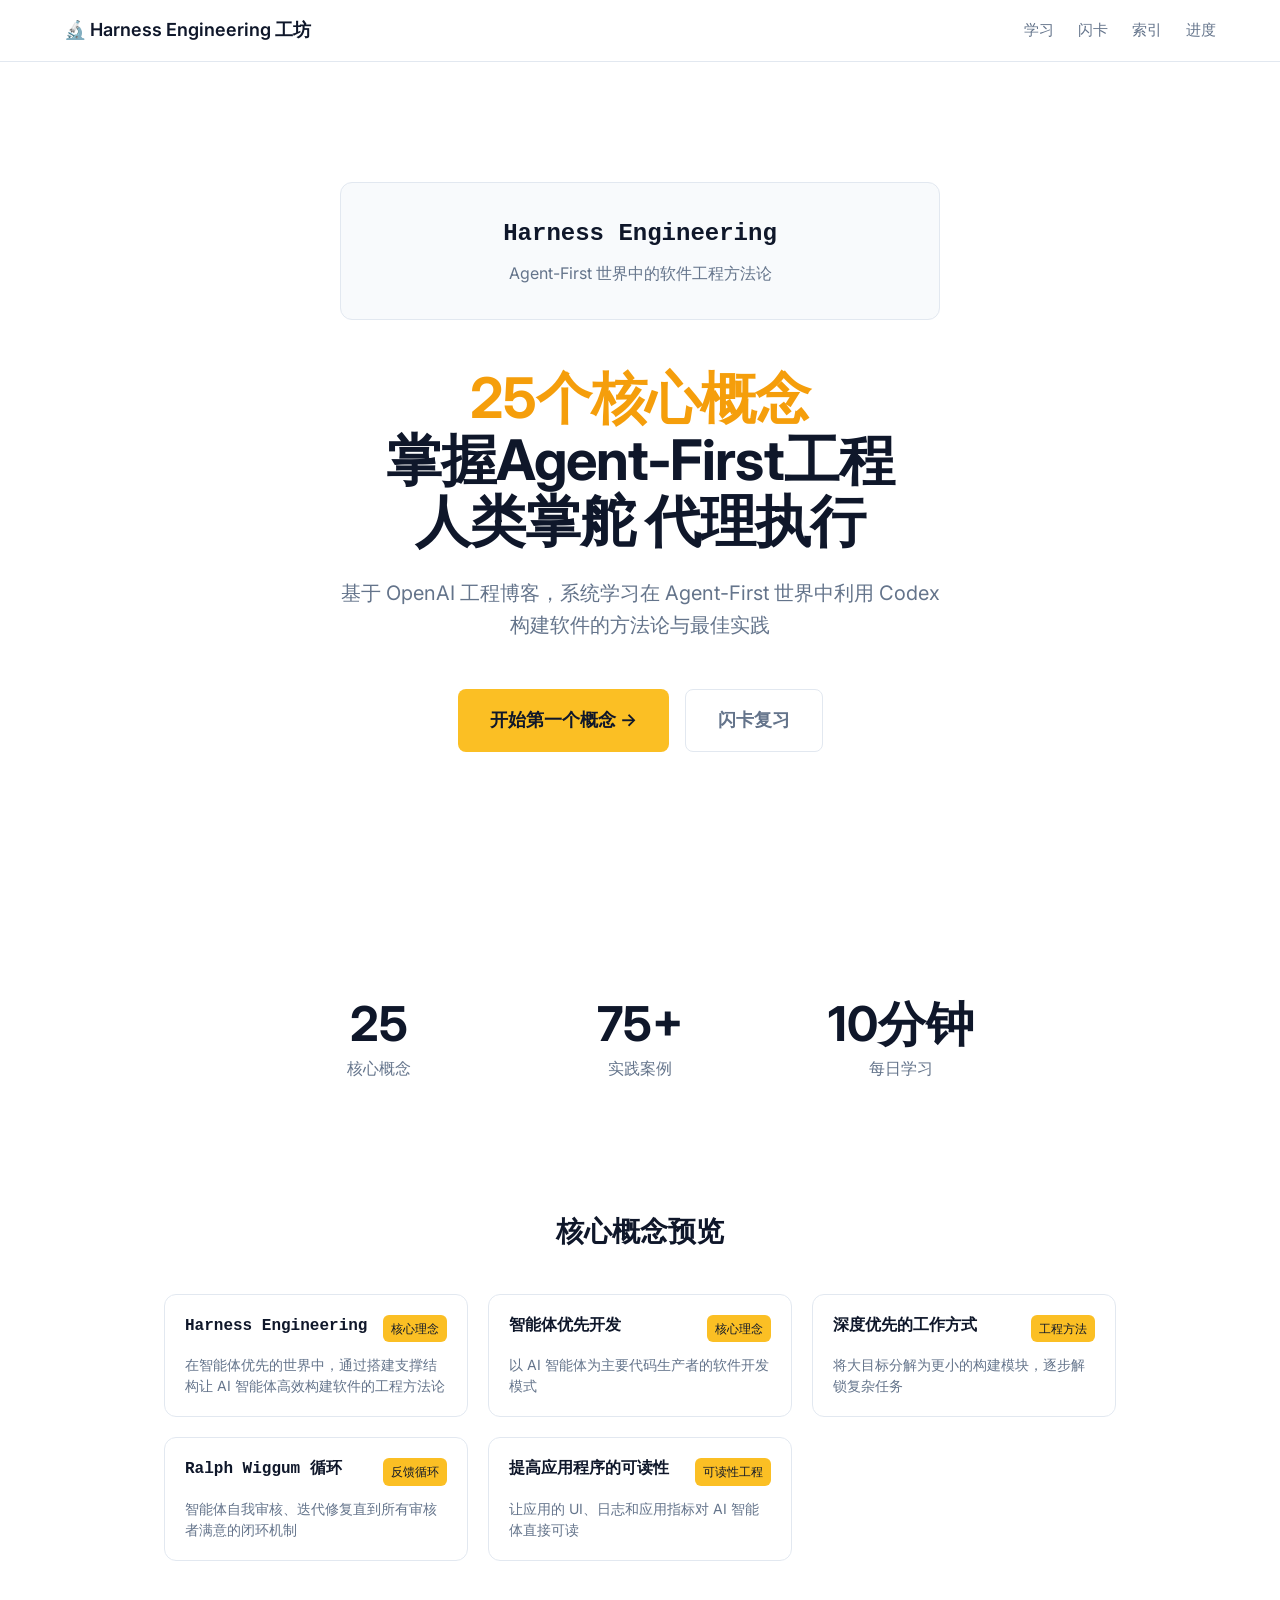
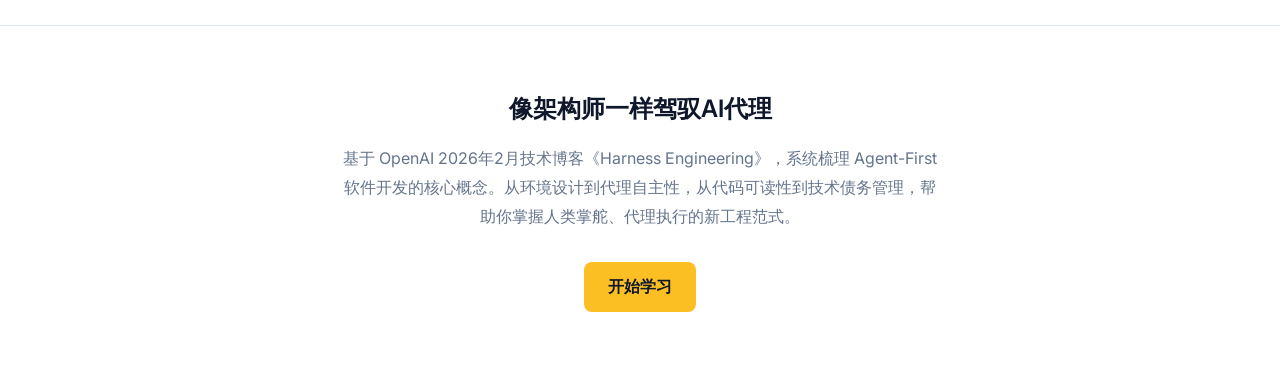
<file: index.html>
<!DOCTYPE html>
<html lang="zh-CN">
<head>
  <meta charset="UTF-8">
  <meta name="viewport" content="width=device-width, initial-scale=1.0">
  <title>Harness Engineering 工坊 - Agent-First 工程方法论</title>
  <meta name="description" content="基于 OpenAI 技术博客，系统学习 Agent-First 世界中利用 Codex 构建软件的 Harness Engineering 方法论。25个核心概念，从环境设计到代理自主性，掌握人类掌舵、代理执行的新工程范式。">
  <meta name="keywords" content="Harness Engineering,Agent-First,Codex,OpenAI,AI工程,代理开发,软件工程,学习">
  <meta name="author" content="Harness Engineering 工坊">
  <meta name="language" content="zh-CN">
  <meta name="robots" content="index, follow">
  <link rel="canonical" href="https://learn-harness.vercel.app/">
  <meta property="og:title" content="Harness Engineering 工坊 - Agent-First 工程方法论">
  <meta property="og:description" content="25个核心概念，系统掌握 Agent-First 世界中的 Harness Engineering 方法论">
  <meta property="og:type" content="website">
  <meta property="og:url" content="https://learn-harness.vercel.app/">
  <meta property="og:locale" content="zh_CN">
  <meta name="twitter:card" content="summary_large_image">
  <meta name="twitter:title" content="Harness Engineering 工坊">
  <meta name="twitter:description" content="25个核心概念，系统学习 Agent-First 工程方法论">
  <link rel="icon" href="data:image/svg+xml,<svg xmlns='http://www.w3.org/2000/svg' viewBox='0 0 100 100'><text y='.9em' font-size='90'>🔬</text></svg>">
  <link rel="manifest" href="manifest.json">
  <meta name="theme-color" content="#FBBF24">
  <meta name="apple-mobile-web-app-capable" content="yes">
  <meta name="apple-mobile-web-app-status-bar-style" content="black-translucent">
  <meta name="apple-mobile-web-app-title" content="HE工坊">
  <link rel="preconnect" href="https://fonts.googleapis.com">
  <link rel="preconnect" href="https://fonts.gstatic.com" crossorigin>
  <link href="https://fonts.googleapis.com/css2?family=Inter:wght@300;400;500;600;700&display=swap" rel="stylesheet">
  <link rel="stylesheet" href="css/minimal.css">
</head>
<body>
  <nav class="nav">
    <div class="nav-container">
      <a href="index.html" class="nav-brand">🔬 Harness Engineering 工坊</a>
      <button class="nav-toggle" onclick="document.querySelector('.nav-links').classList.toggle('open')" aria-label="菜单">
        <span></span><span></span><span></span>
      </button>
      <div class="nav-links">
        <a href="learn.html" class="nav-link">学习</a>
        <a href="flashcard.html" class="nav-link">闪卡</a>
        <a href="roots.html" class="nav-link">索引</a>
        <a href="progress.html" class="nav-link">进度</a>
      </div>
    </div>
  </nav>

  <main>
    <section class="hero">
      <div class="hero-content">
        <div class="demo-container" id="demoContainer">
          <div class="demo-word" id="demoWord">Harness Engineering</div>
          <div class="demo-meaning" id="demoMeaning">Agent-First 世界中的软件工程方法论</div>
        </div>
        <h1 class="hero-title">
          <span class="accent">25个核心概念</span><br>
          掌握Agent-First工程<br>
          人类掌舵 代理执行
        </h1>
        <p class="hero-subtitle">基于 OpenAI 工程博客，系统学习在 Agent-First 世界中利用 Codex 构建软件的方法论与最佳实践</p>
        <div class="cta-group">
          <a href="learn.html" class="btn btn-primary btn-large">开始第一个概念 →</a>
          <a href="flashcard.html" class="btn btn-secondary btn-large">闪卡复习</a>
        </div>
      </div>
    </section>

    <section class="stat-grid">
      <div class="stat-card">
        <div class="stat-value">25</div>
        <div class="stat-label">核心概念</div>
      </div>
      <div class="stat-card">
        <div class="stat-value">75+</div>
        <div class="stat-label">实践案例</div>
      </div>
      <div class="stat-card">
        <div class="stat-value">10分钟</div>
        <div class="stat-label">每日学习</div>
      </div>
    </section>

    <section class="demo-section">
      <h2 class="demo-section-title">核心概念预览</h2>
      <div class="demo-cards" id="demoCards"></div>
    </section>

    <footer class="site-footer">
      <div class="footer-tagline">像架构师一样驾驭AI代理</div>
      <p class="footer-description">基于 OpenAI 2026年2月技术博客《Harness Engineering》，系统梳理 Agent-First 软件开发的核心概念。从环境设计到代理自主性，从代码可读性到技术债务管理，帮助你掌握人类掌舵、代理执行的新工程范式。</p>
      <div style="margin-top:32px;">
        <a href="learn.html" class="btn btn-primary">开始学习</a>
      </div>
    </footer>
  </main>

  <script src="js/wordData.js"></script>
  <script src="js/siteConfig.js"></script>
  <script>
    (function() {
      var examples = WordRoots.slice(0, 5).map(function(root) {
        return { word: root.root, meaning: root.meaning };
      });

      var currentIndex = 0;
      var demoWord = document.getElementById('demoWord');
      var demoMeaning = document.getElementById('demoMeaning');

      function updateDemo() {
        if (!demoWord || !demoMeaning) return;
        var example = examples[currentIndex];
        demoWord.style.opacity = '0';
        demoMeaning.style.opacity = '0';
        setTimeout(function() {
          demoWord.textContent = example.word;
          demoMeaning.textContent = example.meaning;
          demoWord.style.opacity = '1';
          demoMeaning.style.opacity = '1';
        }, 300);
        currentIndex = (currentIndex + 1) % examples.length;
      }

      setInterval(updateDemo, 4000);

      // 加载 demo 卡片
      function loadDemoCards() {
        var container = document.getElementById('demoCards');
        if (!container) return;
        var demoItems = WordRoots.slice(0, 5);
        container.innerHTML = demoItems.map(function(item, i) {
          return '<div class="demo-card" style="animation-delay:' + (i * 0.1) + 's" onclick="window.location.href=\'root-detail.html?id=' + item.id + '\'">' +
            '<div class="demo-card-header">' +
              '<h3 class="demo-card-title">' + item.root + '</h3>' +
              '<span class="demo-card-category">' + item.origin + '</span>' +
            '</div>' +
            '<p class="demo-card-description">' + item.meaning + '</p>' +
          '</div>';
        }).join('');
      }

      loadDemoCards();

      // 注册 Service Worker
      if ('serviceWorker' in navigator) {
        window.addEventListener('load', function() {
          navigator.serviceWorker.register('sw.js').catch(function(err) {
            console.log('SW registration failed:', err);
          });
        });
      }
    })();
  </script>
</body>
</html>
</file>
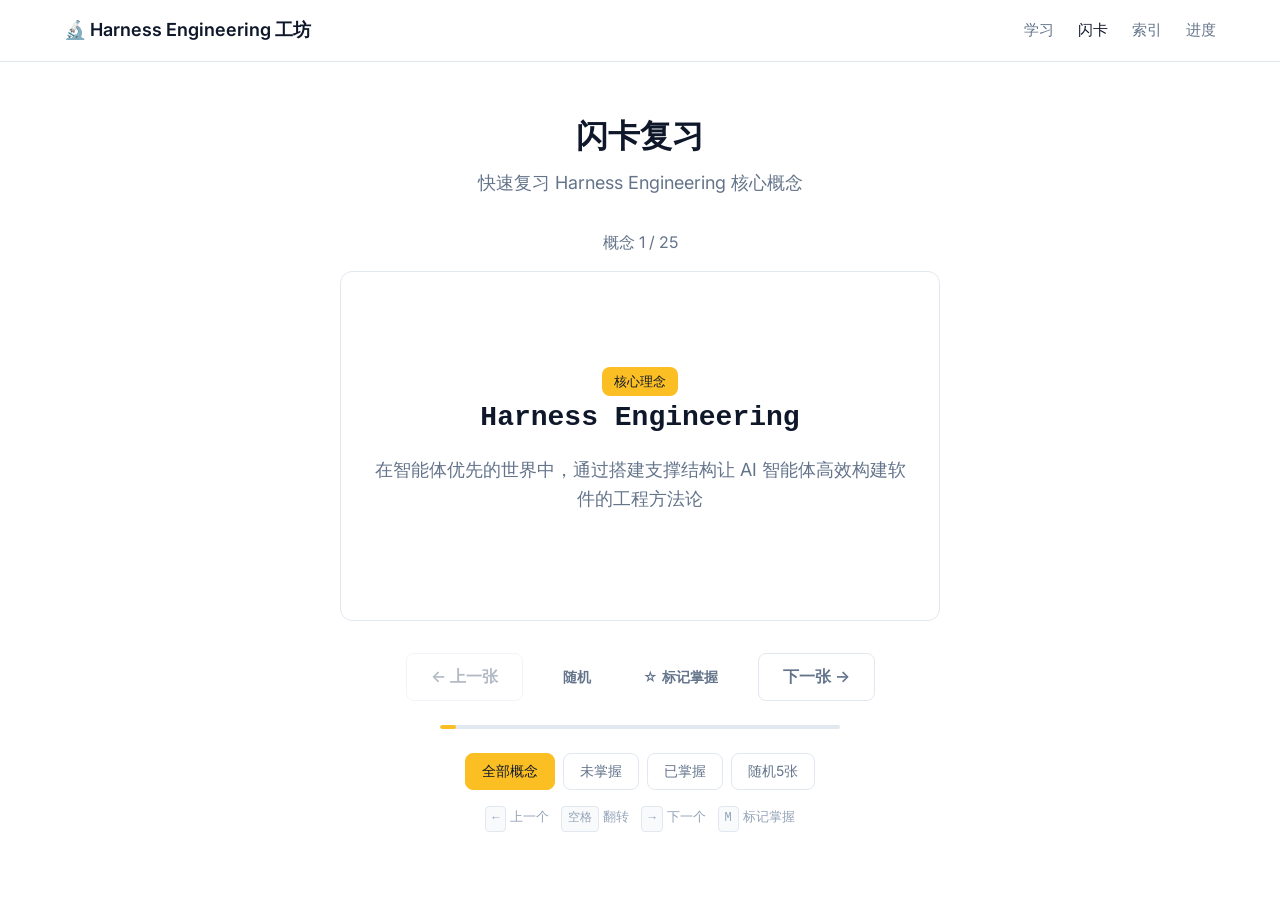
<file: flashcard.html>
<!DOCTYPE html>
<html lang="zh-CN">
<head>
  <meta charset="UTF-8">
  <meta name="viewport" content="width=device-width, initial-scale=1.0">
  <title>闪卡复习 - Harness Engineering 工坊</title>
  <meta name="description" content="通过闪卡模式快速复习 Harness Engineering 核心概念，支持键盘操作，高效记忆。">
  <meta name="keywords" content="Harness Engineering,闪卡,复习,记忆,Agent-First">
  <meta name="author" content="Harness Engineering 工坊">
  <meta name="language" content="zh-CN">
  <meta name="robots" content="index, follow">
  <link rel="canonical" href="https://learn-harness.vercel.app/flashcard.html">
  <meta property="og:title" content="闪卡复习 - Harness Engineering 工坊">
  <meta property="og:description" content="通过闪卡模式快速复习 Harness Engineering 核心概念">
  <meta property="og:type" content="website">
  <meta property="og:url" content="https://learn-harness.vercel.app/flashcard.html">
  <link rel="manifest" href="manifest.json">
  <meta name="theme-color" content="#FBBF24">
  <meta name="apple-mobile-web-app-capable" content="yes">
  <link rel="icon" href="data:image/svg+xml,<svg xmlns='http://www.w3.org/2000/svg' viewBox='0 0 100 100'><text y='.9em' font-size='90'>🔬</text></svg>">
  <link rel="preconnect" href="https://fonts.googleapis.com">
  <link rel="preconnect" href="https://fonts.gstatic.com" crossorigin>
  <link href="https://fonts.googleapis.com/css2?family=Inter:wght@300;400;500;600;700&display=swap" rel="stylesheet">
  <link rel="stylesheet" href="css/minimal.css">
</head>
<body>
  <nav class="nav">
    <div class="nav-container">
      <a href="index.html" class="nav-brand">🔬 Harness Engineering 工坊</a>
      <button class="nav-toggle" onclick="document.querySelector('.nav-links').classList.toggle('open')" aria-label="菜单">
        <span></span><span></span><span></span>
      </button>
      <div class="nav-links">
        <a href="learn.html" class="nav-link">学习</a>
        <a href="flashcard.html" class="nav-link active">闪卡</a>
        <a href="roots.html" class="nav-link">索引</a>
        <a href="progress.html" class="nav-link">进度</a>
      </div>
    </div>
  </nav>

  <main>
    <div class="page-header">
      <h1>闪卡复习</h1>
      <p>快速复习 Harness Engineering 核心概念</p>
    </div>

    <div class="container">
      <div class="text-center" id="progressText" style="color:var(--color-text-secondary);margin-bottom:16px;">概念 1 / 25</div>

      <div class="flashcard-container">
        <div class="flashcard" id="flashcard" onclick="flipCard()">
          <div class="flashcard-front">
            <div class="flashcard-origin" id="frontOrigin">-</div>
            <div class="flashcard-root" id="frontRoot">-</div>
            <div class="flashcard-meaning" id="frontMeaning">点击翻转查看详细说明</div>
          </div>
          <div class="flashcard-back">
            <div class="flashcard-root" id="backRoot" style="font-size:1.25rem;margin-bottom:12px;">-</div>
            <div class="flashcard-description" id="backDescription">-</div>
          </div>
        </div>
      </div>

      <div class="flashcard-controls">
        <button class="btn btn-secondary" id="prevBtn" onclick="prevCard()">← 上一张</button>
        <div style="text-align:center;">
          <button class="btn btn-ghost" onclick="shuffleCards()" title="随机顺序" style="font-size:0.875rem;">随机</button>
          <button class="btn btn-ghost" id="masterBtn" onclick="toggleMaster()" title="标记掌握" style="font-size:0.875rem;">☆ 标记掌握</button>
        </div>
        <button class="btn btn-secondary" id="nextBtn" onclick="nextCard()">下一张 →</button>
      </div>

      <div class="flashcard-progress">
        <div class="progress-bar-container">
          <div class="progress-bar" id="progressBar"></div>
        </div>
      </div>

      <!-- 筛选 -->
      <div style="text-align:center;margin-top:24px;">
        <div class="filter-group">
          <button class="filter-btn active" onclick="filterCards('all', this)">全部概念</button>
          <button class="filter-btn" onclick="filterCards('unmastered', this)">未掌握</button>
          <button class="filter-btn" onclick="filterCards('mastered', this)">已掌握</button>
          <button class="filter-btn" onclick="filterCards('random', this)">随机5张</button>
        </div>
      </div>

      <div class="keyboard-hint">
        <kbd>←</kbd> 上一个 &nbsp; <kbd>空格</kbd> 翻转 &nbsp; <kbd>→</kbd> 下一个 &nbsp; <kbd>M</kbd> 标记掌握
      </div>
    </div>
  </main>

  <script src="js/wordData.js"></script>
  <script src="js/storage.js"></script>
  <script>
    (function() {
      var currentCards = WordRoots.slice();
      var currentIndex = 0;

      function loadCard(index) {
        if (currentCards.length === 0) {
          document.getElementById('flashcard').innerHTML = '<div style="text-align:center;padding:40px;"><h3>没有符合条件的概念</h3><p style="color:var(--color-text-secondary)">请选择其他筛选条件</p></div>';
          return;
        }
        var safeIndex = ((index % currentCards.length) + currentCards.length) % currentCards.length;
        currentIndex = safeIndex;
        var root = currentCards[safeIndex];
        var mastered = isMastered(root.id);

        var card = document.getElementById('flashcard');
        if (card) card.classList.remove('flipped');

        document.getElementById('frontRoot').textContent = root.root;
        document.getElementById('frontMeaning').textContent = root.meaning;
        document.getElementById('frontOrigin').textContent = root.origin;
        document.getElementById('backRoot').textContent = root.root;
        document.getElementById('backDescription').textContent = root.description;

        var masterBtn = document.getElementById('masterBtn');
        if (masterBtn) {
          masterBtn.textContent = mastered ? '★ 已掌握' : '☆ 标记掌握';
          masterBtn.style.color = mastered ? 'var(--color-accent-dark)' : 'var(--color-text-secondary)';
        }

        document.getElementById('progressText').textContent = '概念 ' + (safeIndex + 1) + ' / ' + currentCards.length;
        var bar = document.getElementById('progressBar');
        if (bar) bar.style.width = ((safeIndex + 1) / currentCards.length * 100) + '%';

        var prevBtn = document.getElementById('prevBtn');
        var nextBtn = document.getElementById('nextBtn');
        prevBtn.disabled = currentIndex === 0;
        prevBtn.style.opacity = currentIndex === 0 ? '0.5' : '1';
        nextBtn.disabled = currentIndex === currentCards.length - 1;
        nextBtn.style.opacity = currentIndex === currentCards.length - 1 ? '0.5' : '1';
      }

      window.flipCard = function() {
        var card = document.getElementById('flashcard');
        if (card) card.classList.toggle('flipped');
      };

      window.nextCard = function() { if (currentIndex < currentCards.length - 1) loadCard(currentIndex + 1); };
      window.prevCard = function() { if (currentIndex > 0) loadCard(currentIndex - 1); };

      window.toggleMaster = function() {
        if (currentCards.length === 0) return;
        var root = currentCards[currentIndex];
        var mastered = isMastered(root.id);
        saveMastered(root.id, !mastered);
        loadCard(currentIndex);
      };

      window.shuffleCards = function() {
        for (var i = currentCards.length - 1; i > 0; i--) {
          var j = Math.floor(Math.random() * (i + 1));
          var tmp = currentCards[i]; currentCards[i] = currentCards[j]; currentCards[j] = tmp;
        }
        currentIndex = 0;
        loadCard(0);
      };

      window.filterCards = function(type, el) {
        document.querySelectorAll('.filter-btn').forEach(function(b) { b.classList.remove('active'); });
        if (el) el.classList.add('active');

        var masteredItems = loadMasteredItems();
        switch (type) {
          case 'all': currentCards = WordRoots.slice(); break;
          case 'mastered': currentCards = WordRoots.filter(function(item) { return masteredItems.includes(item.id); }); break;
          case 'unmastered': currentCards = WordRoots.filter(function(item) { return !masteredItems.includes(item.id); }); break;
          case 'random':
            var shuffled = WordRoots.slice().sort(function() { return Math.random() - 0.5; });
            currentCards = shuffled.slice(0, 5);
            break;
        }
        currentIndex = 0;
        loadCard(0);
      };

      document.addEventListener('keydown', function(e) {
        if (e.target.tagName === 'INPUT' || e.target.tagName === 'TEXTAREA') return;
        if (e.key === 'ArrowLeft') { e.preventDefault(); window.prevCard(); }
        if (e.key === 'ArrowRight') { e.preventDefault(); window.nextCard(); }
        if (e.key === ' ') { e.preventDefault(); window.flipCard(); }
        if (e.key === 'm' || e.key === 'M') { e.preventDefault(); window.toggleMaster(); }
      });

      loadCard(0);
    })();
  </script>
</body>
</html>
</file>
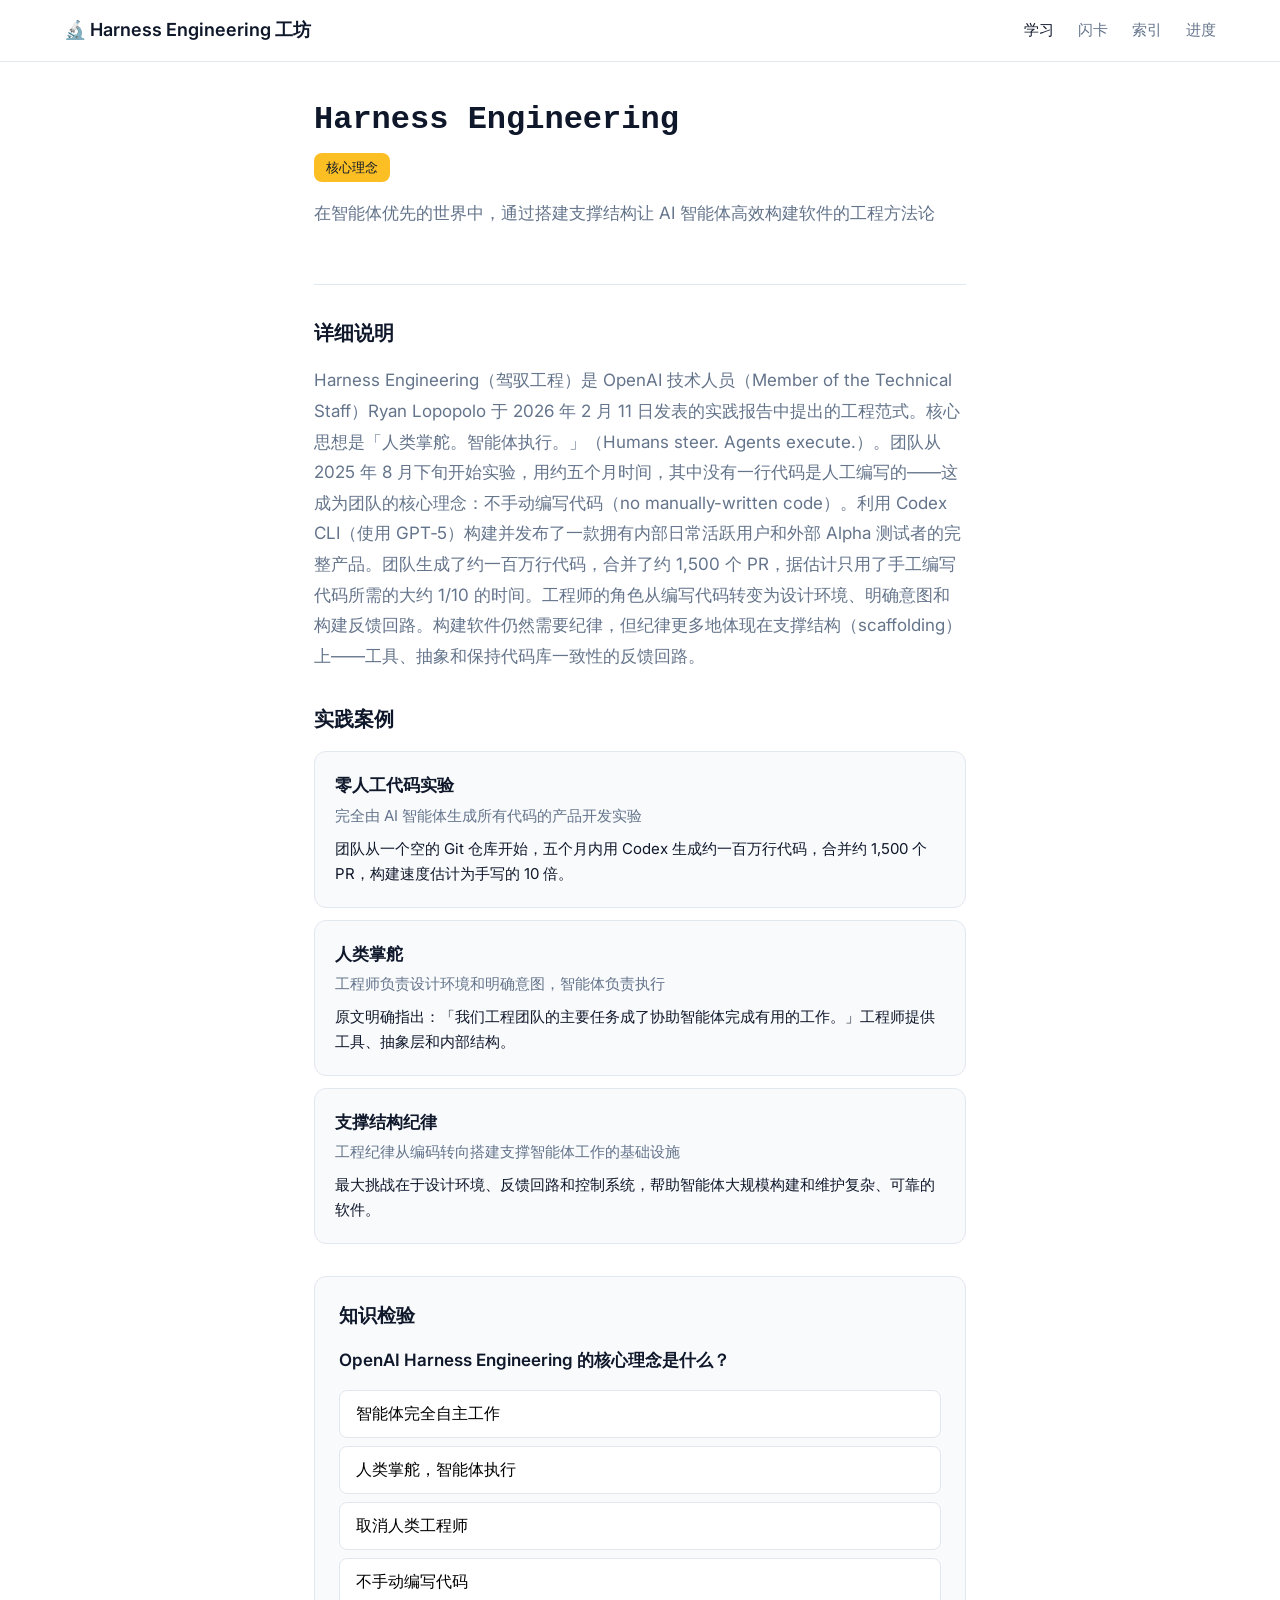
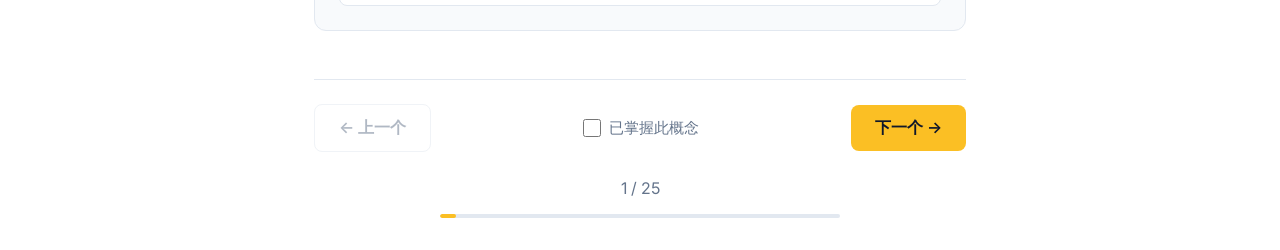
<file: learn.html>
<!DOCTYPE html>
<html lang="zh-CN">
<head>
  <meta charset="UTF-8">
  <meta name="viewport" content="width=device-width, initial-scale=1.0">
  <title>渐进学习 - Harness Engineering 工坊</title>
  <meta name="description" content="逐步学习 Harness Engineering 的 25 个核心概念，包含详细说明、案例和测试题。">
  <meta name="keywords" content="Harness Engineering,Agent-First,Codex,学习,渐进式学习">
  <meta name="author" content="Harness Engineering 工坊">
  <meta name="language" content="zh-CN">
  <meta name="robots" content="index, follow">
  <link rel="canonical" href="https://learn-harness.vercel.app/learn.html">
  <meta property="og:title" content="渐进学习 - Harness Engineering 工坊">
  <meta property="og:description" content="逐步学习 Harness Engineering 的 25 个核心概念">
  <meta property="og:type" content="website">
  <meta property="og:url" content="https://learn-harness.vercel.app/learn.html">
  <link rel="manifest" href="manifest.json">
  <meta name="theme-color" content="#FBBF24">
  <meta name="apple-mobile-web-app-capable" content="yes">
  <link rel="icon" href="data:image/svg+xml,<svg xmlns='http://www.w3.org/2000/svg' viewBox='0 0 100 100'><text y='.9em' font-size='90'>🔬</text></svg>">
  <link rel="preconnect" href="https://fonts.googleapis.com">
  <link rel="preconnect" href="https://fonts.gstatic.com" crossorigin>
  <link href="https://fonts.googleapis.com/css2?family=Inter:wght@300;400;500;600;700&display=swap" rel="stylesheet">
  <link rel="stylesheet" href="css/minimal.css">
</head>
<body>
  <nav class="nav">
    <div class="nav-container">
      <a href="index.html" class="nav-brand">🔬 Harness Engineering 工坊</a>
      <button class="nav-toggle" onclick="document.querySelector('.nav-links').classList.toggle('open')" aria-label="菜单">
        <span></span><span></span><span></span>
      </button>
      <div class="nav-links">
        <a href="learn.html" class="nav-link active">学习</a>
        <a href="flashcard.html" class="nav-link">闪卡</a>
        <a href="roots.html" class="nav-link">索引</a>
        <a href="progress.html" class="nav-link">进度</a>
      </div>
    </div>
  </nav>

  <main class="learn-container">
    <div class="learn-header">
      <h1 class="learn-title" id="rootName">-</h1>
      <div class="learn-meta">
        <span class="root-origin" id="rootOrigin">-</span>
        <span class="mastered-badge" id="masteredBadge" style="display:none;">✓ 已掌握</span>
      </div>
      <p class="learn-description" id="rootMeaning" style="margin-top:16px;">-</p>
    </div>

    <section class="learn-section">
      <h3>详细说明</h3>
      <p class="learn-description" id="rootDescription">-</p>
    </section>

    <section class="learn-section">
      <h3>实践案例</h3>
      <div id="examplesContainer"></div>
    </section>

    <section class="quiz-section" id="quizSection">
      <h3 style="margin-bottom:16px;">知识检验</h3>
      <p class="quiz-question" id="quizQuestion">-</p>
      <div class="quiz-options" id="quizOptions"></div>
      <div class="quiz-result hidden" id="quizResult"></div>
    </section>

    <div class="learn-nav">
      <button class="btn btn-secondary" id="prevBtn" onclick="prevRoot()">← 上一个</button>
      <div class="learn-mastered-toggle">
        <label>
          <input type="checkbox" id="masteredCheckbox" onchange="toggleMaster()">
          已掌握此概念
        </label>
      </div>
      <button class="btn btn-primary" id="nextBtn" onclick="nextRoot()">下一个 →</button>
    </div>

    <div class="flashcard-progress">
      <span id="progressText">1 / 25</span>
      <div class="progress-bar-container">
        <div class="progress-bar" id="progressBar"></div>
      </div>
    </div>
  </main>

  <div class="toast" id="toast"></div>

  <script src="js/wordData.js"></script>
  <script src="js/storage.js"></script>
  <script>
    (function() {
      var currentIndex = 0;
      var totalItems = WordRoots.length;

      function showToast(message) {
        var toast = document.getElementById('toast');
        if (!toast) return;
        toast.textContent = message;
        toast.classList.add('show');
        setTimeout(function() { toast.classList.remove('show'); }, 2000);
      }

      function getStartIndex() {
        var urlParams = new URLSearchParams(window.location.search);
        var id = urlParams.get('id');
        if (id) {
          var index = WordRoots.findIndex(function(item) { return item.id == id; });
          return index >= 0 ? index : 0;
        }
        var progress = StorageManager.getProgress();
        return progress.currentRootIndex || 0;
      }

      function loadRoot(index) {
        var safeIndex = ((index % totalItems) + totalItems) % totalItems;
        currentIndex = safeIndex;
        var root = WordRoots[safeIndex];
        var mastered = isMastered(root.id);

        document.getElementById('rootName').textContent = root.root;
        document.getElementById('rootOrigin').textContent = root.origin;
        document.getElementById('rootMeaning').textContent = root.meaning;
        document.getElementById('rootDescription').textContent = root.description;
        document.getElementById('masteredBadge').style.display = mastered ? 'inline-block' : 'none';
        document.getElementById('masteredCheckbox').checked = mastered;

        renderExamples(root.examples);
        renderQuiz(root.quiz, root);
        updateProgressUI();
        markItemVisited(root.id);
        StorageManager.updateProgress(safeIndex);

        // 更新导航按钮
        var prevBtn = document.getElementById('prevBtn');
        var nextBtn = document.getElementById('nextBtn');
        prevBtn.disabled = currentIndex === 0;
        prevBtn.style.opacity = currentIndex === 0 ? '0.5' : '1';

        if (currentIndex === totalItems - 1) {
          nextBtn.textContent = '完成学习 ✓';
          nextBtn.onclick = function() {
            showToast('恭喜！您已完成所有概念的学习！');
            setTimeout(function() { window.location.href = 'progress.html'; }, 1500);
          };
        } else {
          nextBtn.textContent = '下一个 →';
          nextBtn.onclick = function() { nextRoot(); };
        }
      }

      function renderExamples(examples) {
        var container = document.getElementById('examplesContainer');
        if (!container) return;
        container.innerHTML = '';
        examples.forEach(function(ex) {
          var card = document.createElement('div');
          card.className = 'example-card';
          card.innerHTML = '<div class="example-word">' + ex.word + '</div>' +
            '<div class="example-meaning">' + ex.meaning + '</div>' +
            '<div class="example-explanation">' + ex.explanation + '</div>';
          container.appendChild(card);
        });
      }

      var quizAnswered = false;

      function renderQuiz(quiz, root) {
        quizAnswered = false;
        var questionEl = document.getElementById('quizQuestion');
        var optionsEl = document.getElementById('quizOptions');
        var resultEl = document.getElementById('quizResult');
        if (!questionEl || !optionsEl) return;
        questionEl.textContent = quiz.question;
        optionsEl.innerHTML = '';
        if (resultEl) { resultEl.className = 'quiz-result hidden'; resultEl.textContent = ''; }
        quiz.options.forEach(function(option, index) {
          var button = document.createElement('button');
          button.className = 'quiz-option';
          button.textContent = option;
          button.onclick = function() { checkAnswer(index, quiz, root); };
          optionsEl.appendChild(button);
        });
      }

      function checkAnswer(selectedIndex, quiz, root) {
        if (quizAnswered) return;
        quizAnswered = true;
        var isCorrect = selectedIndex === quiz.correctAnswer;
        var options = document.querySelectorAll('#quizOptions .quiz-option');
        var resultEl = document.getElementById('quizResult');
        options.forEach(function(btn, index) {
          btn.disabled = true;
          if (index === quiz.correctAnswer) btn.classList.add('correct');
          else if (index === selectedIndex && !isCorrect) btn.classList.add('wrong');
        });
        saveQuizResult(root.id, isCorrect, selectedIndex, quiz.correctAnswer);
        setTimeout(function() {
          if (resultEl) {
            resultEl.className = 'quiz-result ' + (isCorrect ? 'correct' : 'incorrect');
            resultEl.textContent = isCorrect ? '✓ 回答正确！' : '✗ 回答错误。正确答案是 ' + String.fromCharCode(65 + quiz.correctAnswer);
          }
          // 回答正确自动标记为已掌握
          if (isCorrect && !isMastered(root.id)) {
            saveMastered(root.id, true);
            document.getElementById('masteredCheckbox').checked = true;
            document.getElementById('masteredBadge').style.display = 'inline-block';
            showToast('已自动标记为已掌握 ✓');
          }
        }, 300);
      }

      function updateProgressUI() {
        var progressText = document.getElementById('progressText');
        var progressBar = document.getElementById('progressBar');
        if (progressText) progressText.textContent = (currentIndex + 1) + ' / ' + totalItems;
        if (progressBar) progressBar.style.width = ((currentIndex + 1) / totalItems * 100) + '%';
      }

      window.nextRoot = function() { loadRoot(currentIndex + 1); window.scrollTo(0, 0); };
      window.prevRoot = function() { if (currentIndex > 0) { loadRoot(currentIndex - 1); window.scrollTo(0, 0); } };
      window.toggleMaster = function() {
        var root = WordRoots[currentIndex];
        var checkbox = document.getElementById('masteredCheckbox');
        saveMastered(root.id, checkbox.checked);
        document.getElementById('masteredBadge').style.display = checkbox.checked ? 'inline-block' : 'none';
      };

      document.addEventListener('keydown', function(e) {
        if (e.key === 'ArrowLeft' && currentIndex > 0) window.prevRoot();
        if (e.key === 'ArrowRight' && currentIndex < totalItems - 1) window.nextRoot();
        if (e.key === ' ') {
          e.preventDefault();
          var checkbox = document.getElementById('masteredCheckbox');
          checkbox.checked = !checkbox.checked;
          toggleMaster();
        }
      });

      currentIndex = getStartIndex();
      loadRoot(currentIndex);
    })();
  </script>
</body>
</html>
</file>
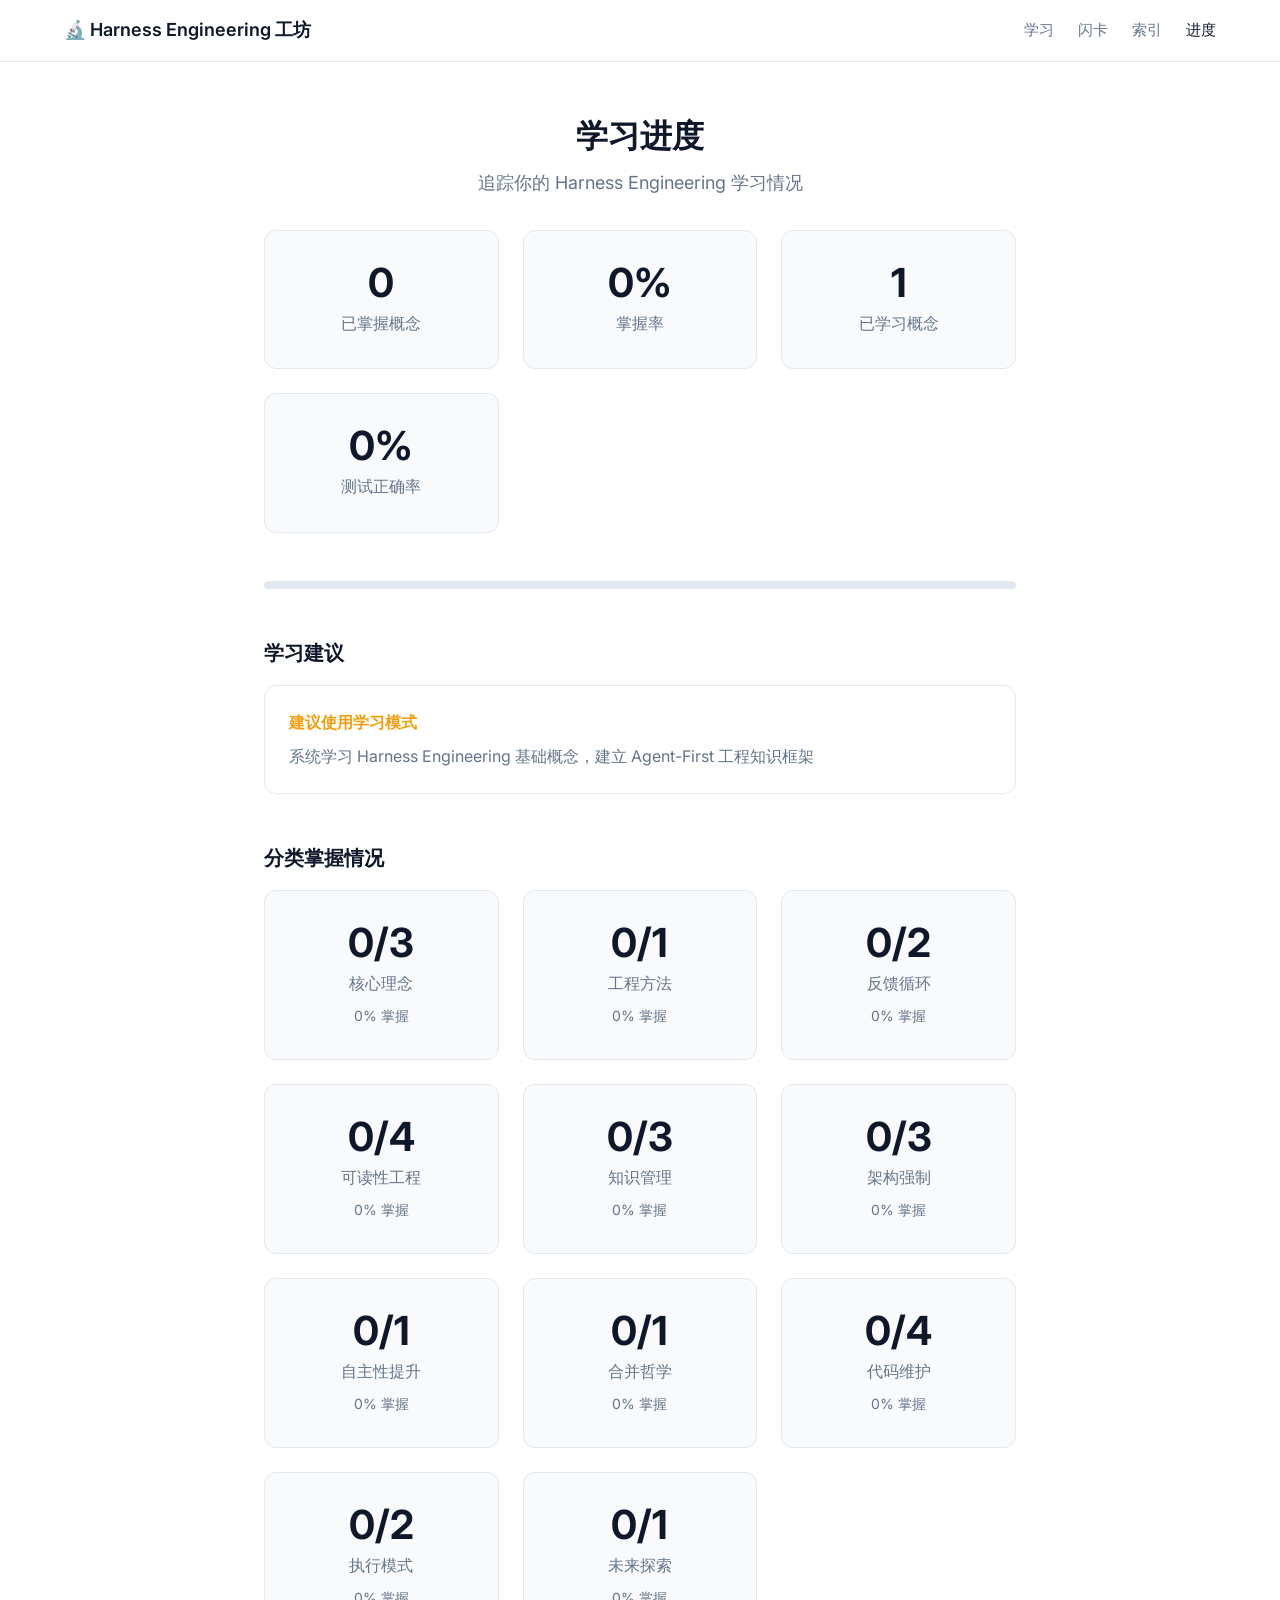
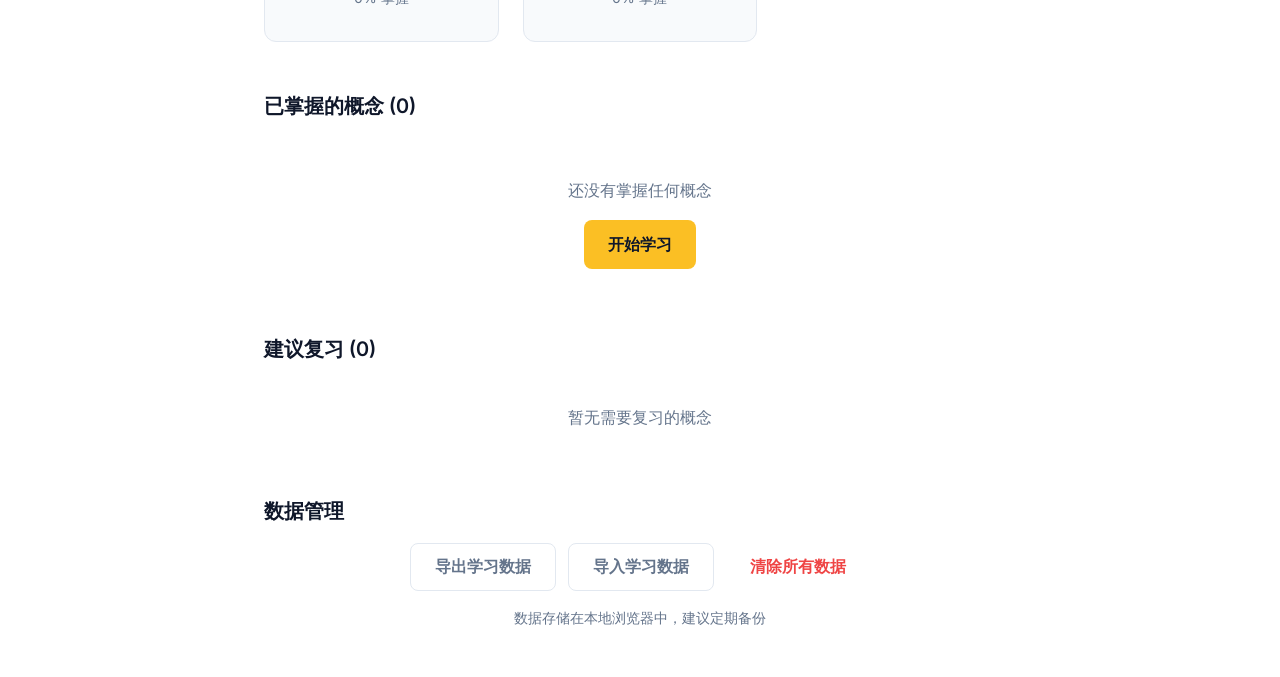
<file: progress.html>
<!DOCTYPE html>
<html lang="zh-CN">
<head>
  <meta charset="UTF-8">
  <meta name="viewport" content="width=device-width, initial-scale=1.0">
  <title>学习进度 - Harness Engineering 工坊</title>
  <meta name="description" content="查看 Harness Engineering 学习进度，包括掌握情况、测试成绩和学习建议。">
  <meta name="keywords" content="Harness Engineering,学习进度,统计,成绩,建议">
  <meta name="author" content="Harness Engineering 工坊">
  <meta name="language" content="zh-CN">
  <meta name="robots" content="index, follow">
  <link rel="canonical" href="https://learn-harness.vercel.app/progress.html">
  <meta property="og:title" content="学习进度 - Harness Engineering 工坊">
  <meta property="og:description" content="查看 Harness Engineering 学习进度和统计">
  <meta property="og:type" content="website">
  <meta property="og:url" content="https://learn-harness.vercel.app/progress.html">
  <link rel="manifest" href="manifest.json">
  <meta name="theme-color" content="#FBBF24">
  <meta name="apple-mobile-web-app-capable" content="yes">
  <link rel="icon" href="data:image/svg+xml,<svg xmlns='http://www.w3.org/2000/svg' viewBox='0 0 100 100'><text y='.9em' font-size='90'>🔬</text></svg>">
  <link rel="preconnect" href="https://fonts.googleapis.com">
  <link rel="preconnect" href="https://fonts.gstatic.com" crossorigin>
  <link href="https://fonts.googleapis.com/css2?family=Inter:wght@300;400;500;600;700&display=swap" rel="stylesheet">
  <link rel="stylesheet" href="css/minimal.css">
</head>
<body>
  <nav class="nav">
    <div class="nav-container">
      <a href="index.html" class="nav-brand">🔬 Harness Engineering 工坊</a>
      <button class="nav-toggle" onclick="document.querySelector('.nav-links').classList.toggle('open')" aria-label="菜单">
        <span></span><span></span><span></span>
      </button>
      <div class="nav-links">
        <a href="learn.html" class="nav-link">学习</a>
        <a href="flashcard.html" class="nav-link">闪卡</a>
        <a href="roots.html" class="nav-link">索引</a>
        <a href="progress.html" class="nav-link active">进度</a>
      </div>
    </div>
  </nav>

  <main>
    <div class="page-header">
      <h1>学习进度</h1>
      <p>追踪你的 Harness Engineering 学习情况</p>
    </div>

    <div class="container">
      <!-- 总体统计 -->
      <div class="progress-overview" id="overviewStats"></div>

      <div class="progress-bar-large">
        <div class="fill" id="progressBarLarge"></div>
      </div>

      <!-- 学习建议 -->
      <div id="recommendationsSection" style="margin-bottom:48px;">
        <h3 style="font-size:1.25rem;font-weight:600;margin-bottom:16px;">学习建议</h3>
        <div id="recommendations"></div>
      </div>

      <!-- 分类掌握情况 -->
      <div style="margin-bottom:48px;">
        <h3 style="font-size:1.25rem;font-weight:600;margin-bottom:16px;">分类掌握情况</h3>
        <div class="progress-overview" id="categoryStats"></div>
      </div>

      <!-- 已掌握列表 -->
      <div style="margin-bottom:32px;">
        <h3 style="font-size:1.25rem;font-weight:600;margin-bottom:16px;">已掌握的概念 (<span id="masteredCount">0</span>)</h3>
        <div class="mastered-list" id="masteredList"></div>
      </div>

      <!-- 建议复习 -->
      <div style="margin-bottom:48px;">
        <h3 style="font-size:1.25rem;font-weight:600;margin-bottom:16px;">建议复习 (<span id="reviewCount">0</span>)</h3>
        <div class="mastered-list" id="reviewList"></div>
      </div>

      <!-- 数据管理 -->
      <div style="margin-bottom:48px;">
        <h3 style="font-size:1.25rem;font-weight:600;margin-bottom:16px;">数据管理</h3>
        <div style="text-align:center;">
          <div style="display:flex;gap:12px;justify-content:center;flex-wrap:wrap;margin-bottom:16px;">
            <button class="btn btn-secondary" onclick="exportProgress()">导出学习数据</button>
            <button class="btn btn-secondary" onclick="importProgress()">导入学习数据</button>
            <button class="btn btn-ghost" onclick="clearProgress()" style="color:#ef4444;">清除所有数据</button>
          </div>
          <p style="font-size:0.875rem;color:var(--color-text-secondary);">数据存储在本地浏览器中，建议定期备份</p>
        </div>
      </div>

      <input type="file" id="importFile" accept=".json" style="display:none;" onchange="handleImport(event)">
    </div>
  </main>

  <div class="toast" id="toast"></div>

  <script src="js/wordData.js"></script>
  <script src="js/storage.js"></script>
  <script>
    (function() {
      function showToast(message) {
        var toast = document.getElementById('toast');
        if (!toast) return;
        toast.textContent = message;
        toast.classList.add('show');
        setTimeout(function() { toast.classList.remove('show'); }, 2000);
      }

      function renderOverviewStats() {
        var stats = getOverallStats();
        var quizStats = getQuizStats();
        document.getElementById('overviewStats').innerHTML =
          '<div class="progress-stat"><div class="stat-value">' + stats.mastered + '</div><div class="stat-label">已掌握概念</div></div>' +
          '<div class="progress-stat"><div class="stat-value">' + Math.round(stats.masteredPercentage) + '%</div><div class="stat-label">掌握率</div></div>' +
          '<div class="progress-stat"><div class="stat-value">' + stats.visited + '</div><div class="stat-label">已学习概念</div></div>' +
          '<div class="progress-stat"><div class="stat-value">' + Math.round(quizStats.accuracy) + '%</div><div class="stat-label">测试正确率</div></div>';
        var bar = document.getElementById('progressBarLarge');
        if (bar) bar.style.width = Math.round(stats.masteredPercentage) + '%';
      }

      function renderRecommendations() {
        var recommendations = getStudyRecommendations();
        var container = document.getElementById('recommendations');
        if (recommendations.length === 0) {
          container.innerHTML = '<div class="card"><p style="text-align:center;color:var(--color-text-secondary);">继续保持良好的学习状态！</p></div>';
          return;
        }
        container.innerHTML = recommendations.map(function(rec) {
          return '<div class="card" style="margin-bottom:12px;"><h4 style="margin-bottom:8px;color:var(--color-accent-dark);">' + rec.title + '</h4><p style="margin:0;color:var(--color-text-secondary);">' + rec.description + '</p></div>';
        }).join('');
      }

      function renderCategoryStats() {
        var masteredItems = loadMasteredItems();
        var categories = {};
        WordRoots.forEach(function(item) {
          if (!categories[item.origin]) categories[item.origin] = { total: 0, mastered: 0 };
          categories[item.origin].total++;
          if (masteredItems.indexOf(item.id) >= 0) categories[item.origin].mastered++;
        });
        var html = '';
        Object.keys(categories).forEach(function(category) {
          var stats = categories[category];
          var pct = Math.round((stats.mastered / stats.total) * 100);
          html += '<div class="progress-stat"><div class="stat-value">' + stats.mastered + '/' + stats.total + '</div><div class="stat-label">' + category + '</div><div style="margin-top:8px;font-size:0.875rem;color:var(--color-text-secondary);">' + pct + '% 掌握</div></div>';
        });
        document.getElementById('categoryStats').innerHTML = html;
      }

      function renderMasteredItems() {
        var masteredItems = loadMasteredItems();
        var masteredRoots = WordRoots.filter(function(item) { return masteredItems.indexOf(item.id) >= 0; });
        document.getElementById('masteredCount').textContent = masteredRoots.length;

        var container = document.getElementById('masteredList');
        if (masteredRoots.length === 0) {
          container.innerHTML = '<div style="text-align:center;color:var(--color-text-secondary);padding:32px 0;"><p>还没有掌握任何概念</p><a href="learn.html" class="btn btn-primary" style="margin-top:16px;">开始学习</a></div>';
          return;
        }
        container.innerHTML = '';
        masteredRoots.forEach(function(item) {
          var div = document.createElement('div');
          div.className = 'mastered-item';
          div.style.cursor = 'pointer';
          div.onclick = function() { window.location.href = 'root-detail.html?id=' + item.id; };
          div.innerHTML = '<div class="mastered-info"><h4>' + item.root + '</h4><p>' + item.meaning + '</p></div><span class="btn btn-secondary" style="font-size:0.875rem;padding:6px 12px;">查看</span>';
          container.appendChild(div);
        });
      }

      function renderReviewItems() {
        var masteredItems = loadMasteredItems();
        var quizResults = loadQuizResults();
        var reviewItems = WordRoots.filter(function(item) {
          if (masteredItems.indexOf(item.id) < 0) return false;
          var itemResults = quizResults[item.id] || [];
          if (itemResults.length === 0) return false;
          var correct = itemResults.filter(function(r) { return r.isCorrect; }).length;
          return (correct / itemResults.length) * 100 < 70;
        });
        document.getElementById('reviewCount').textContent = reviewItems.length;
        var container = document.getElementById('reviewList');
        if (reviewItems.length === 0) {
          container.innerHTML = '<div style="text-align:center;color:var(--color-text-secondary);padding:16px 0;">暂无需要复习的概念</div>';
          return;
        }
        container.innerHTML = '';
        reviewItems.forEach(function(item) {
          var div = document.createElement('div');
          div.className = 'mastered-item';
          div.style.cursor = 'pointer';
          div.onclick = function() { window.location.href = 'root-detail.html?id=' + item.id; };
          div.innerHTML = '<div class="mastered-info"><h4>⚠ ' + item.root + '</h4><p>' + item.meaning + '</p></div><span class="btn btn-secondary" style="font-size:0.875rem;padding:6px 12px;">复习</span>';
          container.appendChild(div);
        });
      }

      window.exportProgress = function() {
        try {
          var data = exportData();
          var blob = new Blob([data], { type: 'application/json' });
          var url = URL.createObjectURL(blob);
          var a = document.createElement('a');
          a.href = url;
          a.download = 'harness-learn-progress-' + new Date().toISOString().split('T')[0] + '.json';
          document.body.appendChild(a);
          a.click();
          document.body.removeChild(a);
          URL.revokeObjectURL(url);
          showToast('学习数据已导出！');
        } catch (error) {
          showToast('导出失败：' + error.message);
        }
      };

      window.importProgress = function() { document.getElementById('importFile').click(); };

      window.handleImport = function(event) {
        var file = event.target.files[0];
        if (!file) return;
        var reader = new FileReader();
        reader.onload = function(e) {
          try {
            var success = importData(e.target.result);
            if (success) {
              showToast('学习数据导入成功！页面将刷新。');
              setTimeout(function() { window.location.reload(); }, 1500);
            } else {
              showToast('导入失败：数据格式不正确');
            }
          } catch (error) {
            showToast('导入失败：' + error.message);
          }
        };
        reader.readAsText(file);
      };

      window.clearProgress = function() {
        if (confirm('确定要清除所有学习数据吗？此操作无法撤销。')) {
          clearAllData();
        }
      };

      function initializePage() {
        renderOverviewStats();
        renderRecommendations();
        renderCategoryStats();
        renderMasteredItems();
        renderReviewItems();
      }

      window.addEventListener('masteredChanged', function() { initializePage(); });
      initializePage();
    })();
  </script>
</body>
</html>
</file>
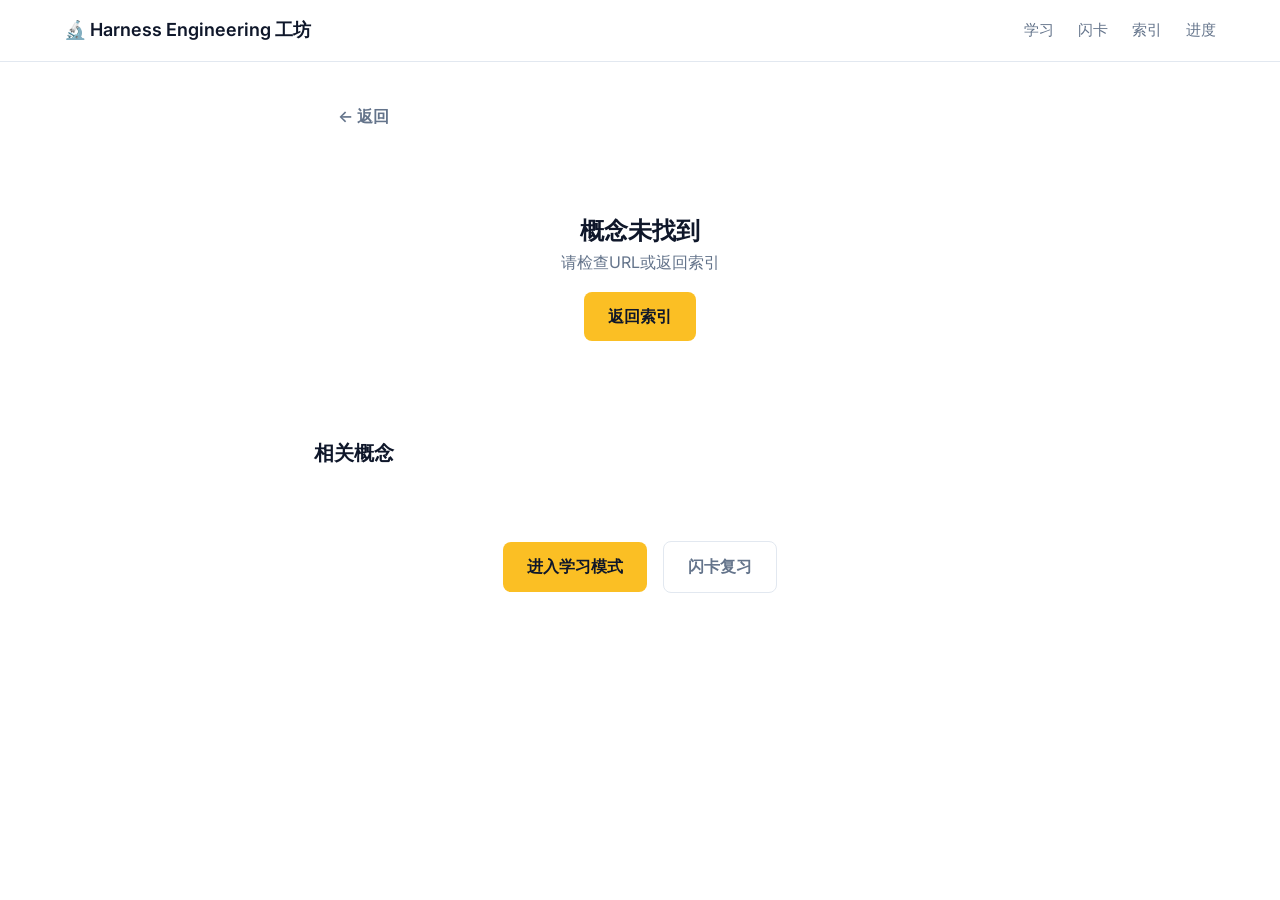
<file: root-detail.html>
<!DOCTYPE html>
<html lang="zh-CN">
<head>
  <meta charset="UTF-8">
  <meta name="viewport" content="width=device-width, initial-scale=1.0">
  <title id="pageTitle">概念详情 - Harness Engineering 工坊</title>
  <meta name="description" content="深入了解 Harness Engineering 核心概念的详细说明、应用实例和测试题目。" id="pageDescription">
  <meta name="keywords" content="Harness Engineering,概念详情,应用实例,测试">
  <meta name="author" content="Harness Engineering 工坊">
  <meta name="language" content="zh-CN">
  <meta name="robots" content="index, follow">
  <link rel="canonical" href="https://learn-harness.vercel.app/root-detail.html" id="canonicalUrl">
  <meta property="og:title" content="概念详情 - Harness Engineering 工坊" id="ogTitle">
  <meta property="og:description" content="深入了解 Harness Engineering 核心概念" id="ogDescription">
  <meta property="og:type" content="website">
  <meta property="og:url" content="https://learn-harness.vercel.app/root-detail.html" id="ogUrl">
  <link rel="manifest" href="manifest.json">
  <meta name="theme-color" content="#FBBF24">
  <meta name="apple-mobile-web-app-capable" content="yes">
  <link rel="icon" href="data:image/svg+xml,<svg xmlns='http://www.w3.org/2000/svg' viewBox='0 0 100 100'><text y='.9em' font-size='90'>🔬</text></svg>">
  <link rel="preconnect" href="https://fonts.googleapis.com">
  <link rel="preconnect" href="https://fonts.gstatic.com" crossorigin>
  <link href="https://fonts.googleapis.com/css2?family=Inter:wght@300;400;500;600;700&display=swap" rel="stylesheet">
  <link rel="stylesheet" href="css/minimal.css">
</head>
<body>
  <nav class="nav">
    <div class="nav-container">
      <a href="index.html" class="nav-brand">🔬 Harness Engineering 工坊</a>
      <button class="nav-toggle" onclick="document.querySelector('.nav-links').classList.toggle('open')" aria-label="菜单">
        <span></span><span></span><span></span>
      </button>
      <div class="nav-links">
        <a href="learn.html" class="nav-link">学习</a>
        <a href="flashcard.html" class="nav-link">闪卡</a>
        <a href="roots.html" class="nav-link">索引</a>
        <a href="progress.html" class="nav-link">进度</a>
      </div>
    </div>
  </nav>

  <main class="detail-container">
    <button class="btn btn-ghost" onclick="goBack()" style="margin-bottom:24px;">← 返回</button>

    <div id="detailContent"></div>

    <!-- 相关概念推荐 -->
    <div id="relatedSection" style="margin-top:48px;">
      <h3 style="font-size:1.25rem;font-weight:600;margin-bottom:20px;">相关概念</h3>
      <div class="roots-grid" id="relatedItems"></div>
    </div>

    <div style="text-align:center;margin-top:48px;">
      <a href="learn.html" class="btn btn-primary">进入学习模式</a>
      <a href="flashcard.html" class="btn btn-secondary" style="margin-left:12px;">闪卡复习</a>
    </div>
  </main>

  <div class="toast" id="toast"></div>

  <script src="js/wordData.js"></script>
  <script src="js/storage.js"></script>
  <script>
    (function() {
      var params = new URLSearchParams(window.location.search);
      var rootId = parseInt(params.get('id'));
      var currentRoot = null;
      var quizAnswered = false;

      function showToast(message) {
        var toast = document.getElementById('toast');
        if (!toast) return;
        toast.textContent = message;
        toast.classList.add('show');
        setTimeout(function() { toast.classList.remove('show'); }, 2000);
      }

      window.goBack = function() {
        if (document.referrer && document.referrer.indexOf(window.location.host) >= 0) {
          history.back();
        } else {
          window.location.href = 'roots.html';
        }
      };

      function updatePageMeta(item) {
        var title = item.root + ' - Harness Engineering 工坊';
        var description = item.meaning + '。' + item.description.substring(0, 150) + '...';
        var url = 'https://learn-harness.vercel.app/root-detail.html?id=' + item.id;
        document.title = title;
        var descEl = document.getElementById('pageDescription');
        if (descEl) descEl.setAttribute('content', description);
        var canonEl = document.getElementById('canonicalUrl');
        if (canonEl) canonEl.href = url;
        var ogTitleEl = document.getElementById('ogTitle');
        if (ogTitleEl) ogTitleEl.setAttribute('content', title);
        var ogDescEl = document.getElementById('ogDescription');
        if (ogDescEl) ogDescEl.setAttribute('content', description);
        var ogUrlEl = document.getElementById('ogUrl');
        if (ogUrlEl) ogUrlEl.setAttribute('content', url);
      }

      function renderDetail(item) {
        if (!item) {
          document.getElementById('detailContent').innerHTML = '<div style="text-align:center;padding:48px 0;"><h2>概念未找到</h2><p style="color:var(--color-text-secondary)">请检查URL或返回索引</p><a href="roots.html" class="btn btn-primary" style="margin-top:16px;">返回索引</a></div>';
          return;
        }
        currentRoot = item;
        updatePageMeta(item);
        markItemVisited(item.id);

        var mastered = isMastered(item.id);
        var html = '<div class="learn-header">' +
          '<div class="learn-meta"><span class="root-origin">' + item.origin + '</span>' +
          '<span class="mastered-badge" id="masteredBadge" style="display:' + (mastered ? 'inline-block' : 'none') + ';">✓ 已掌握</span></div>' +
          '<h1 class="learn-title" style="margin-top:12px;">' + item.root + '</h1>' +
          '<div class="detail-meaning">' + item.meaning + '</div>' +
          '</div>' +
          '<div class="learn-section"><h3>详细说明</h3><p class="learn-description">' + item.description + '</p></div>' +
          '<div class="learn-section"><h3>实践案例</h3><div id="examplesContainer"></div></div>';

        if (item.quiz) {
          html += '<div class="quiz-section"><h3 style="margin-bottom:16px;">知识测试</h3>' +
            '<p class="quiz-question">' + item.quiz.question + '</p>' +
            '<div class="quiz-options" id="quizOptions"></div>' +
            '<div class="quiz-result hidden" id="quizResult"></div></div>';
        }

        html += '<div style="text-align:center;margin-top:32px;">' +
          '<button class="btn ' + (mastered ? 'btn-secondary' : 'btn-success') + '" onclick="toggleMaster()">' +
          (mastered ? '★ 已掌握' : '☆ 标记掌握') + '</button></div>';

        document.getElementById('detailContent').innerHTML = html;

        // 渲染案例
        var container = document.getElementById('examplesContainer');
        if (container) {
          item.examples.forEach(function(ex) {
            var card = document.createElement('div');
            card.className = 'example-card';
            card.innerHTML = '<div class="example-word">' + ex.word + '</div>' +
              '<div class="example-meaning">' + ex.meaning + '</div>' +
              '<div class="example-explanation">' + ex.explanation + '</div>';
            container.appendChild(card);
          });
        }

        // 渲染 quiz
        if (item.quiz) {
          quizAnswered = false;
          var optionsEl = document.getElementById('quizOptions');
          if (optionsEl) {
            item.quiz.options.forEach(function(option, index) {
              var btn = document.createElement('button');
              btn.className = 'quiz-option';
              btn.textContent = String.fromCharCode(65 + index) + '. ' + option;
              btn.onclick = function() { selectOption(index); };
              optionsEl.appendChild(btn);
            });
          }
        }
      }

      window.selectOption = function(selectedIndex) {
        if (quizAnswered || !currentRoot) return;
        var options = document.querySelectorAll('.quiz-option');
        var result = document.getElementById('quizResult');
        var correctIndex = currentRoot.quiz.correctAnswer;

        options[selectedIndex].classList.add('selected');
        setTimeout(function() {
          options[correctIndex].classList.add('correct');
          if (selectedIndex !== correctIndex) options[selectedIndex].classList.add('wrong');
          var isCorrect = selectedIndex === correctIndex;
          if (result) {
            result.className = 'quiz-result ' + (isCorrect ? 'correct' : 'incorrect');
            result.textContent = isCorrect ? '✓ 回答正确！' : '✗ 回答错误。正确答案是 ' + String.fromCharCode(65 + correctIndex);
          }
          saveQuizResult(currentRoot.id, isCorrect, selectedIndex, correctIndex);
          quizAnswered = true;
          // 回答正确自动标记为已掌握
          if (isCorrect && !isMastered(currentRoot.id)) {
            saveMastered(currentRoot.id, true);
            showToast('已自动标记为已掌握 ✓');
            // 刷新页面UI显示已掌握状态
            var badge = document.getElementById('masteredBadge');
            if (badge) badge.style.display = 'inline-block';
          }
        }, 300);
      };

      window.toggleMaster = function() {
        if (!currentRoot) return;
        var mastered = isMastered(currentRoot.id);
        saveMastered(currentRoot.id, !mastered);
        renderDetail(currentRoot);
        renderRelatedItems(currentRoot);
      };

      function renderRelatedItems(item) {
        if (!item) return;
        var related = WordRoots.filter(function(r) { return r.id !== item.id && r.origin === item.origin; }).slice(0, 3);
        var section = document.getElementById('relatedSection');
        var container = document.getElementById('relatedItems');
        if (related.length === 0) { if (section) section.style.display = 'none'; return; }
        if (section) section.style.display = 'block';
        if (container) {
          container.innerHTML = '';
          related.forEach(function(root) {
            var mastered = isMastered(root.id);
            var card = document.createElement('div');
            card.className = 'root-card' + (mastered ? ' mastered' : '');
            card.onclick = function() { window.location.href = 'root-detail.html?id=' + root.id; };
            card.innerHTML = '<div class="root-name">' + (mastered ? '★ ' : '') + root.root + '</div>' +
              '<div class="root-meaning">' + root.meaning + '</div>' +
              '<div style="margin-top:12px;"><span class="root-origin">' + root.origin + '</span></div>';
            container.appendChild(card);
          });
        }
      }

      // 键盘导航
      document.addEventListener('keydown', function(e) {
        if (e.target.tagName === 'INPUT' || e.target.tagName === 'TEXTAREA') return;
        if (e.key === 'Escape') goBack();
        if (e.key === 'm' || e.key === 'M') { e.preventDefault(); toggleMaster(); }
        if (e.key === 'ArrowLeft' && currentRoot && currentRoot.id > 1) {
          window.location.href = 'root-detail.html?id=' + (currentRoot.id - 1);
        }
        if (e.key === 'ArrowRight' && currentRoot && currentRoot.id < WordRoots.length) {
          window.location.href = 'root-detail.html?id=' + (currentRoot.id + 1);
        }
      });

      var item = WordRoots.find(function(r) { return r.id === rootId; });
      renderDetail(item);
      renderRelatedItems(item);
    })();
  </script>
</body>
</html>
</file>
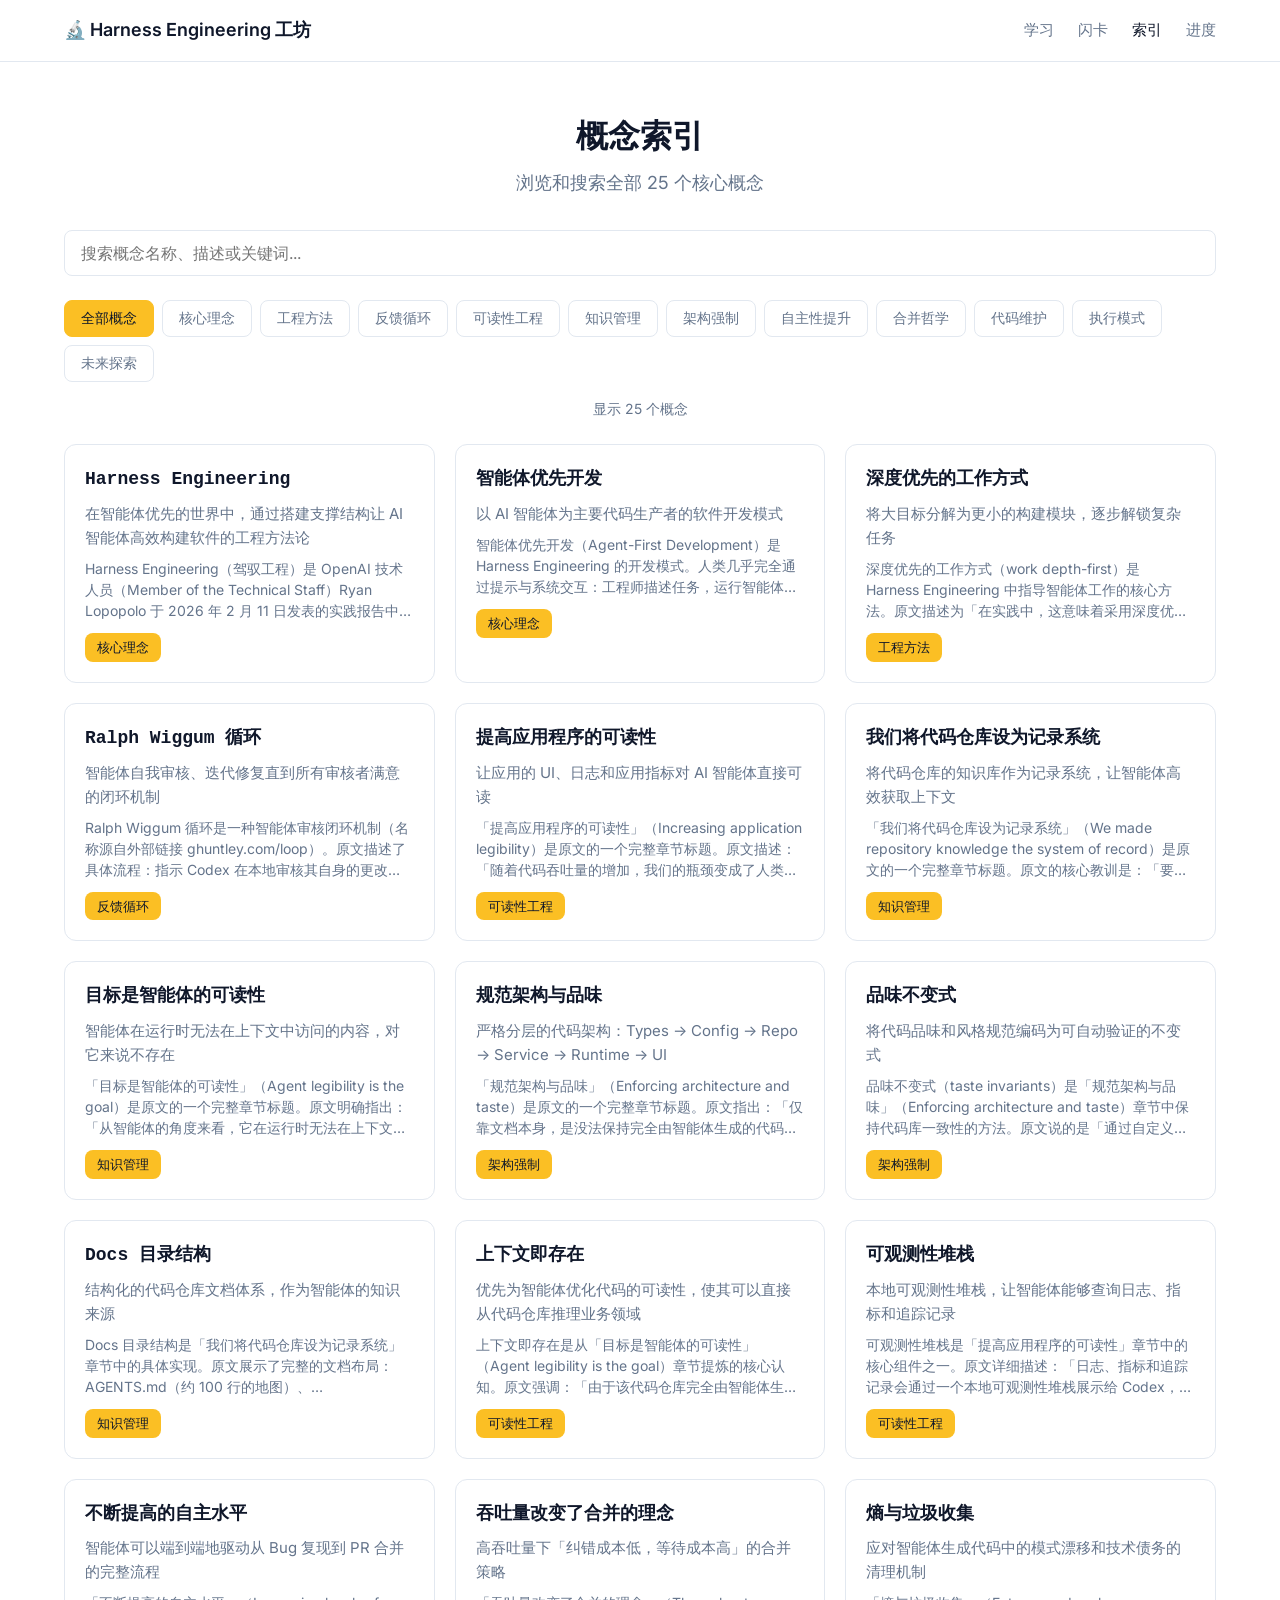
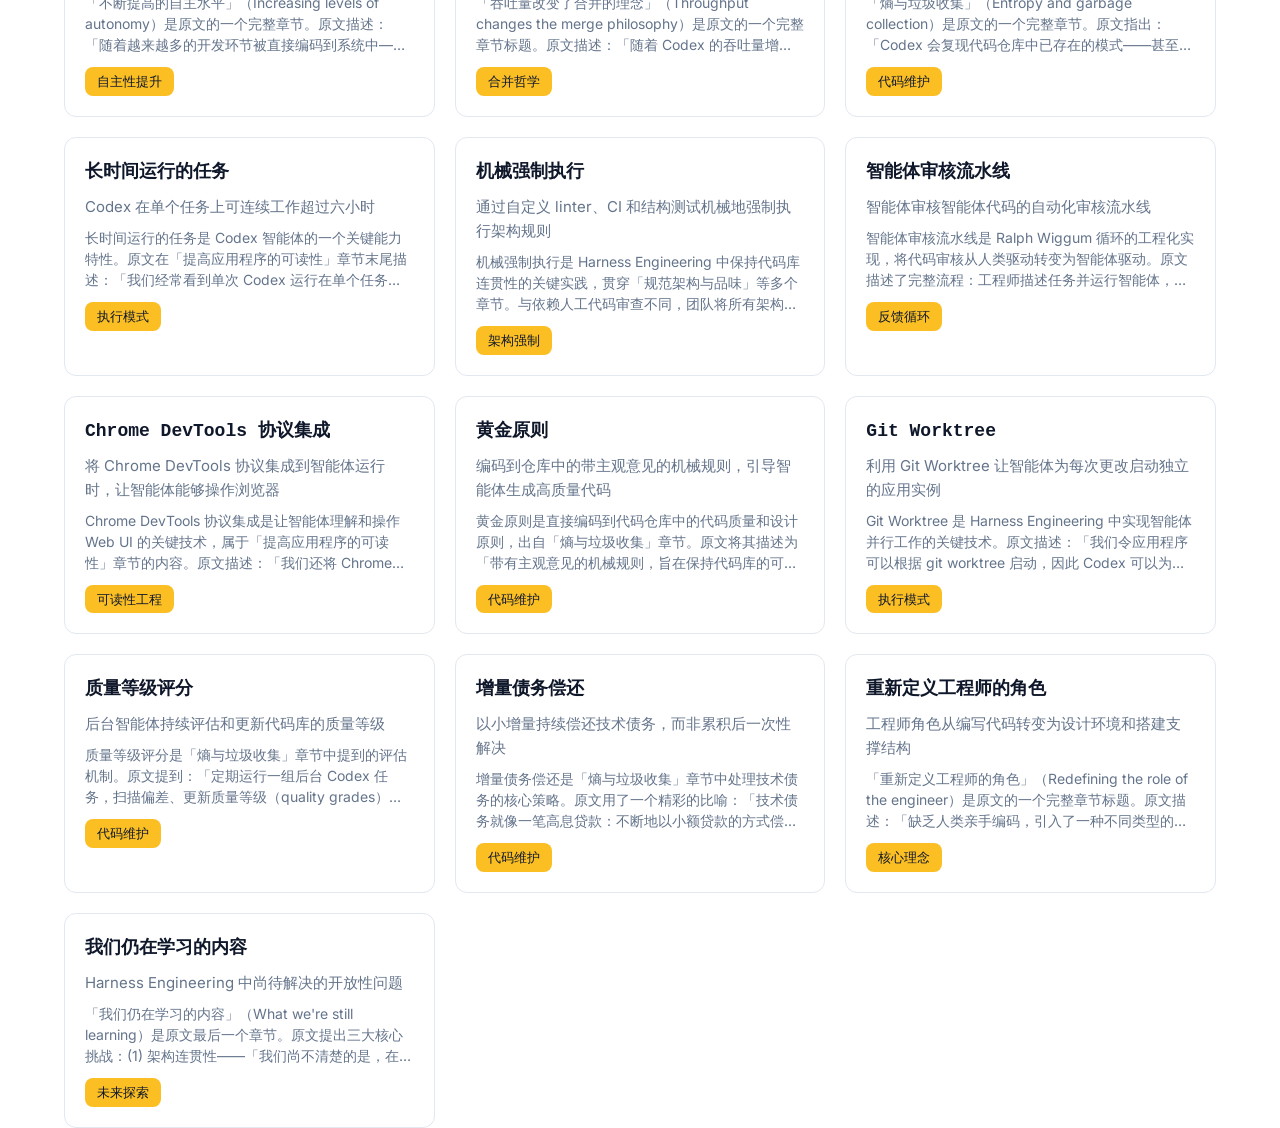
<file: roots.html>
<!DOCTYPE html>
<html lang="zh-CN">
<head>
  <meta charset="UTF-8">
  <meta name="viewport" content="width=device-width, initial-scale=1.0">
  <title>概念索引 - Harness Engineering 工坊</title>
  <meta name="description" content="Harness Engineering 核心概念完整索引，支持搜索和分类筛选，快速定位所需知识。">
  <meta name="keywords" content="Harness Engineering,索引,搜索,分类,概念目录">
  <meta name="author" content="Harness Engineering 工坊">
  <meta name="language" content="zh-CN">
  <meta name="robots" content="index, follow">
  <link rel="canonical" href="https://learn-harness.vercel.app/roots.html">
  <meta property="og:title" content="概念索引 - Harness Engineering 工坊">
  <meta property="og:description" content="Harness Engineering 核心概念完整索引，支持搜索和分类筛选">
  <meta property="og:type" content="website">
  <meta property="og:url" content="https://learn-harness.vercel.app/roots.html">
  <link rel="manifest" href="manifest.json">
  <meta name="theme-color" content="#FBBF24">
  <meta name="apple-mobile-web-app-capable" content="yes">
  <link rel="icon" href="data:image/svg+xml,<svg xmlns='http://www.w3.org/2000/svg' viewBox='0 0 100 100'><text y='.9em' font-size='90'>🔬</text></svg>">
  <link rel="preconnect" href="https://fonts.googleapis.com">
  <link rel="preconnect" href="https://fonts.gstatic.com" crossorigin>
  <link href="https://fonts.googleapis.com/css2?family=Inter:wght@300;400;500;600;700&display=swap" rel="stylesheet">
  <link rel="stylesheet" href="css/minimal.css">
</head>
<body>
  <nav class="nav">
    <div class="nav-container">
      <a href="index.html" class="nav-brand">🔬 Harness Engineering 工坊</a>
      <button class="nav-toggle" onclick="document.querySelector('.nav-links').classList.toggle('open')" aria-label="菜单">
        <span></span><span></span><span></span>
      </button>
      <div class="nav-links">
        <a href="learn.html" class="nav-link">学习</a>
        <a href="flashcard.html" class="nav-link">闪卡</a>
        <a href="roots.html" class="nav-link active">索引</a>
        <a href="progress.html" class="nav-link">进度</a>
      </div>
    </div>
  </nav>

  <main>
    <div class="page-header">
      <h1>概念索引</h1>
      <p>浏览和搜索全部 25 个核心概念</p>
    </div>

    <div class="container-wide">
      <div class="search-bar">
        <input type="text" class="search-input" id="searchInput" placeholder="搜索概念名称、描述或关键词..." oninput="searchRoots()">
      </div>

      <div id="filterContainer" style="display:flex;gap:8px;flex-wrap:wrap;margin-bottom:16px;"></div>

      <div class="text-center" style="color:var(--color-text-secondary);font-size:0.875rem;margin-bottom:24px;" id="statsText">显示 25 个概念</div>

      <div class="roots-grid" id="rootsGrid"></div>

      <div class="empty-state" id="noResults" style="display:none;">
        <h3>未找到匹配的概念</h3>
        <p>请尝试其他搜索词或筛选条件</p>
      </div>
    </div>
  </main>

  <script src="js/wordData.js"></script>
  <script src="js/storage.js"></script>
  <script>
    (function() {
      var activeFilter = 'all';

      function getOrigins() {
        var origins = [];
        WordRoots.forEach(function(root) {
          if (origins.indexOf(root.origin) === -1) origins.push(root.origin);
        });
        return origins;
      }

      function renderFilters() {
        var container = document.getElementById('filterContainer');
        if (!container) return;
        container.innerHTML = '';
        var allBtn = document.createElement('button');
        allBtn.className = 'filter-btn active';
        allBtn.textContent = '全部概念';
        allBtn.onclick = function() { activeFilter = 'all'; applyFilters(); updateFilterUI(); };
        container.appendChild(allBtn);

        getOrigins().forEach(function(origin) {
          var btn = document.createElement('button');
          btn.className = 'filter-btn';
          btn.textContent = origin;
          btn.onclick = function() { activeFilter = origin; applyFilters(); updateFilterUI(); };
          container.appendChild(btn);
        });
      }

      function updateFilterUI() {
        document.querySelectorAll('#filterContainer .filter-btn').forEach(function(btn) {
          var isActive = (activeFilter === 'all' && btn.textContent === '全部概念') || btn.textContent === activeFilter;
          btn.className = isActive ? 'filter-btn active' : 'filter-btn';
        });
      }

      function renderRoots(roots) {
        var container = document.getElementById('rootsGrid');
        var noResults = document.getElementById('noResults');
        var statsText = document.getElementById('statsText');
        if (!container) return;

        if (roots.length === 0) {
          container.innerHTML = '';
          if (noResults) noResults.style.display = 'block';
          if (statsText) statsText.textContent = '未找到匹配的概念';
          return;
        }

        if (noResults) noResults.style.display = 'none';
        if (statsText) statsText.textContent = '显示 ' + roots.length + ' 个概念';

        container.innerHTML = '';
        roots.forEach(function(root) {
          var mastered = isMastered(root.id);
          var card = document.createElement('div');
          card.className = 'root-card' + (mastered ? ' mastered' : '');
          card.onclick = function() { window.location.href = 'root-detail.html?id=' + root.id; };

          var nameDiv = document.createElement('div');
          nameDiv.className = 'root-name';
          nameDiv.textContent = (mastered ? '★ ' : '') + root.root;

          var meaningDiv = document.createElement('div');
          meaningDiv.className = 'root-meaning';
          meaningDiv.textContent = root.meaning;

          var descDiv = document.createElement('div');
          descDiv.className = 'root-desc';
          descDiv.textContent = root.description;

          var metaDiv = document.createElement('div');
          metaDiv.style.marginTop = '12px';
          var originSpan = document.createElement('span');
          originSpan.className = 'root-origin';
          originSpan.textContent = root.origin;
          metaDiv.appendChild(originSpan);

          if (mastered) {
            var badge = document.createElement('span');
            badge.className = 'mastered-badge';
            badge.textContent = '✓ 已掌握';
            metaDiv.appendChild(badge);
          }

          card.appendChild(nameDiv);
          card.appendChild(meaningDiv);
          card.appendChild(descDiv);
          card.appendChild(metaDiv);
          container.appendChild(card);
        });
      }

      function applyFilters() {
        var query = (document.getElementById('searchInput').value || '').toLowerCase();
        var filtered = WordRoots.filter(function(root) {
          var matchCategory = activeFilter === 'all' || root.origin === activeFilter;
          var matchSearch = !query ||
            root.root.toLowerCase().indexOf(query) >= 0 ||
            root.meaning.toLowerCase().indexOf(query) >= 0 ||
            root.description.toLowerCase().indexOf(query) >= 0 ||
            root.origin.toLowerCase().indexOf(query) >= 0;
          return matchCategory && matchSearch;
        });
        renderRoots(filtered);
      }

      window.searchRoots = applyFilters;

      // 键盘快捷键
      document.addEventListener('keydown', function(e) {
        if ((e.ctrlKey || e.metaKey) && e.key === 'k') {
          e.preventDefault();
          document.getElementById('searchInput').focus();
        }
        if (e.key === 'Escape') {
          var input = document.getElementById('searchInput');
          if (input === document.activeElement) {
            input.value = '';
            applyFilters();
            input.blur();
          }
        }
      });

      // 监听掌握状态变化
      window.addEventListener('masteredChanged', function() { applyFilters(); });

      renderFilters();
      renderRoots(WordRoots);
    })();
  </script>
</body>
</html>
</file>
<file: css/minimal.css>
:root {
  --color-accent: #FBBF24;
  --color-accent-dark: #F59E0B;
  --color-success: #10B981;
  --color-error: #EF4444;
  --color-text: #0F172A;
  --color-text-secondary: #64748B;
  --color-text-tertiary: #94A3B8;
  --color-bg: #FFFFFF;
  --color-bg-secondary: #F8FAFC;
  --color-bg-hover: #F8FAFC;
  --color-border: #E2E8F0;
  --font-family: 'Inter', -apple-system, BlinkMacSystemFont, 'Segoe UI', sans-serif;
  --shadow-sm: 0 1px 2px 0 rgba(0,0,0,0.02);
  --shadow-md: 0 2px 8px 0 rgba(0,0,0,0.04);
  --shadow-lg: 0 4px 16px 0 rgba(0,0,0,0.06);
  --radius: 8px;
  --radius-lg: 12px;
  --transition: 200ms cubic-bezier(0.4, 0, 0.2, 1);
}

*, *::before, *::after { box-sizing: border-box; margin: 0; padding: 0; }

body {
  font-family: var(--font-family);
  color: var(--color-text);
  background: var(--color-bg);
  line-height: 1.6;
  font-size: 1rem;
  -webkit-font-smoothing: antialiased;
}

a { color: inherit; text-decoration: none; }

/* Nav */
.nav {
  border-bottom: 1px solid var(--color-border);
  padding: 16px 0;
  background: white;
  position: sticky;
  top: 0;
  z-index: 100;
}

.nav-container {
  display: flex;
  justify-content: space-between;
  align-items: center;
  max-width: 1200px;
  margin: 0 auto;
  padding: 0 24px;
}

.nav-brand {
  font-weight: 600;
  color: var(--color-text);
  font-size: 1.125rem;
  text-decoration: none;
  transition: color var(--transition);
}

.nav-brand:hover { color: var(--color-accent-dark); }

.nav-links { display: flex; gap: 24px; align-items: center; }

.nav-link {
  color: var(--color-text-secondary);
  font-weight: 500;
  transition: color var(--transition);
  font-size: 0.9375rem;
}

.nav-link:hover, .nav-link.active { color: var(--color-text); }

/* Containers */
.container { max-width: 800px; margin: 0 auto; padding: 0 24px; }
.container-wide { max-width: 1200px; margin: 0 auto; padding: 0 24px; }

/* Hero */
.hero {
  min-height: 90vh;
  display: flex;
  align-items: center;
  justify-content: center;
  padding: 96px 24px;
  text-align: center;
}

.hero-content { max-width: 800px; }

.hero-title {
  font-size: 3.5rem;
  font-weight: 700;
  line-height: 1.1;
  letter-spacing: -0.02em;
  margin-bottom: 24px;
}

.hero-title .accent { color: var(--color-accent-dark); }

.hero-subtitle {
  font-size: 1.25rem;
  color: var(--color-text-secondary);
  margin-bottom: 48px;
  max-width: 600px;
  margin-left: auto;
  margin-right: auto;
}

/* Demo Animation */
.demo-container {
  background: var(--color-bg-secondary);
  border: 1px solid var(--color-border);
  border-radius: var(--radius-lg);
  padding: 32px;
  margin-bottom: 48px;
  min-height: 120px;
  display: flex;
  flex-direction: column;
  align-items: center;
  justify-content: center;
  transition: all 0.5s ease;
}

.demo-word {
  font-size: 1.5rem;
  font-weight: 600;
  margin-bottom: 8px;
  font-family: 'Courier New', monospace;
}

.demo-meaning {
  font-size: 1rem;
  color: var(--color-text-secondary);
}

/* Buttons */
.btn {
  padding: 12px 24px;
  border-radius: var(--radius);
  font-weight: 600;
  transition: all var(--transition);
  cursor: pointer;
  border: none;
  font-size: 1rem;
  font-family: var(--font-family);
  display: inline-flex;
  align-items: center;
  gap: 8px;
}

.btn-primary {
  background: var(--color-accent);
  color: var(--color-text);
}

.btn-primary:hover {
  transform: translateY(-2px);
  box-shadow: 0 4px 12px rgba(251, 191, 36, 0.3);
  background: var(--color-accent-dark);
}

.btn-secondary {
  background: transparent;
  color: var(--color-text-secondary);
  border: 1px solid var(--color-border);
}

.btn-secondary:hover {
  border-color: var(--color-text-secondary);
  color: var(--color-text);
}

.btn-large { padding: 16px 32px; font-size: 1.125rem; }

.btn-success {
  background: var(--color-success);
  color: white;
}

.btn-success:hover {
  transform: translateY(-2px);
  box-shadow: 0 4px 12px rgba(16, 185, 129, 0.3);
}

.cta-group { display: flex; gap: 16px; justify-content: center; flex-wrap: wrap; }

/* Stats */
.stat-grid {
  display: grid;
  grid-template-columns: repeat(3, 1fr);
  gap: 32px;
  margin: 96px auto;
  max-width: 800px;
  padding: 0 24px;
}

.stat-card { text-align: center; padding: 32px 16px; }

.stat-value {
  font-size: 3rem;
  font-weight: 700;
  color: var(--color-text);
  line-height: 1;
}

.stat-label {
  font-size: 1rem;
  color: var(--color-text-secondary);
  margin-top: 8px;
}

/* Footer */
.site-footer {
  border-top: 1px solid var(--color-border);
  padding: 64px 24px;
  text-align: center;
}

.footer-tagline {
  font-size: 1.5rem;
  font-weight: 600;
  margin-bottom: 16px;
}

.footer-description {
  color: var(--color-text-secondary);
  max-width: 600px;
  margin: 0 auto;
  line-height: 1.8;
}

/* Cards */
.card {
  background: white;
  border: 1px solid var(--color-border);
  border-radius: var(--radius-lg);
  padding: 24px;
  transition: all var(--transition);
}

.card:hover {
  border-color: var(--color-accent);
  box-shadow: var(--shadow-md);
}

/* Root Cards Grid */
.roots-grid {
  display: grid;
  grid-template-columns: repeat(auto-fill, minmax(280px, 1fr));
  gap: 20px;
  margin-top: 24px;
}

.root-card {
  background: white;
  border: 1px solid var(--color-border);
  border-radius: var(--radius-lg);
  padding: 20px;
  cursor: pointer;
  transition: all var(--transition);
  position: relative;
}

.root-card:hover {
  border-color: var(--color-accent);
  box-shadow: var(--shadow-md);
  transform: translateY(-2px);
}

.root-card.mastered { border-left: 3px solid var(--color-success); }

.root-name {
  font-size: 1.125rem;
  font-weight: 600;
  margin-bottom: 8px;
  font-family: 'Courier New', monospace;
}

.root-meaning {
  color: var(--color-text-secondary);
  font-size: 0.9375rem;
  margin-bottom: 8px;
}

.root-origin {
  display: inline-block;
  background: var(--color-accent);
  color: var(--color-text);
  padding: 4px 12px;
  border-radius: var(--radius);
  font-size: 0.8125rem;
}

.mastered-badge {
  display: inline-block;
  background: var(--color-success);
  color: white;
  padding: 2px 8px;
  border-radius: var(--radius);
  font-size: 0.75rem;
  margin-left: 8px;
}

/* Search & Filters */
.search-bar {
  display: flex;
  gap: 12px;
  margin-bottom: 24px;
  flex-wrap: wrap;
}

.search-input {
  flex: 1;
  min-width: 200px;
  padding: 12px 16px;
  border: 1px solid var(--color-border);
  border-radius: var(--radius);
  font-size: 1rem;
  font-family: var(--font-family);
  transition: border-color var(--transition);
  outline: none;
}

.search-input:focus { border-color: var(--color-accent); }

.filter-btn {
  padding: 8px 16px;
  border: 1px solid var(--color-border);
  border-radius: var(--radius);
  background: white;
  cursor: pointer;
  font-size: 0.875rem;
  font-family: var(--font-family);
  transition: all var(--transition);
  color: var(--color-text-secondary);
}

.filter-btn:hover, .filter-btn.active {
  background: var(--color-accent);
  border-color: var(--color-accent);
  color: var(--color-text);
}

/* Page Header */
.page-header {
  padding: 48px 0 32px;
  text-align: center;
}

.page-header h1 {
  font-size: 2rem;
  font-weight: 700;
  margin-bottom: 8px;
}

.page-header p {
  color: var(--color-text-secondary);
  font-size: 1.125rem;
}

/* Flashcard */
.flashcard-container {
  perspective: 1000px;
  max-width: 600px;
  margin: 0 auto;
}

.flashcard {
  width: 100%;
  min-height: 350px;
  cursor: pointer;
  position: relative;
  transform-style: preserve-3d;
  transition: transform 0.6s ease;
}

.flashcard.flipped { transform: rotateY(180deg); }

.flashcard-front, .flashcard-back {
  position: absolute;
  top: 0;
  left: 0;
  width: 100%;
  min-height: 350px;
  backface-visibility: hidden;
  border: 1px solid var(--color-border);
  border-radius: var(--radius-lg);
  padding: 48px 32px;
  display: flex;
  flex-direction: column;
  align-items: center;
  justify-content: center;
  text-align: center;
  background: white;
}

.flashcard-back { transform: rotateY(180deg); }

.flashcard-root {
  font-size: 1.75rem;
  font-weight: 700;
  margin-bottom: 16px;
  font-family: 'Courier New', monospace;
}

.flashcard-meaning {
  font-size: 1.125rem;
  color: var(--color-text-secondary);
  margin-bottom: 12px;
}

.flashcard-origin {
  display: inline-block;
  background: var(--color-accent);
  padding: 4px 12px;
  border-radius: var(--radius);
  font-size: 0.8125rem;
}

.flashcard-description {
  font-size: 1rem;
  line-height: 1.8;
  color: var(--color-text-secondary);
  max-width: 500px;
}

/* Flashcard Controls */
.flashcard-controls {
  display: flex;
  justify-content: center;
  align-items: center;
  gap: 16px;
  margin-top: 32px;
}

.flashcard-progress {
  text-align: center;
  margin-top: 24px;
  color: var(--color-text-secondary);
}

.progress-bar-container {
  width: 100%;
  max-width: 400px;
  height: 4px;
  background: var(--color-border);
  border-radius: 2px;
  margin: 12px auto 0;
  overflow: hidden;
}

.progress-bar {
  height: 100%;
  background: var(--color-accent);
  border-radius: 2px;
  transition: width var(--transition);
}

/* Learn Page */
.learn-container { max-width: 700px; margin: 0 auto; padding: 32px 24px; }

.learn-header {
  margin-bottom: 32px;
  padding-bottom: 24px;
  border-bottom: 1px solid var(--color-border);
}

.learn-title {
  font-size: 2rem;
  font-weight: 700;
  margin-bottom: 8px;
  font-family: 'Courier New', monospace;
}

.learn-meta {
  display: flex;
  gap: 12px;
  align-items: center;
  flex-wrap: wrap;
}

.learn-description {
  font-size: 1.0625rem;
  line-height: 1.8;
  color: var(--color-text-secondary);
  margin-bottom: 32px;
}

.learn-section { margin-bottom: 32px; }

.learn-section h3 {
  font-size: 1.25rem;
  font-weight: 600;
  margin-bottom: 16px;
}

/* Examples */
.example-card {
  background: var(--color-bg-secondary);
  border: 1px solid var(--color-border);
  border-radius: var(--radius-lg);
  padding: 20px;
  margin-bottom: 12px;
}

.example-word {
  font-weight: 600;
  font-size: 1.0625rem;
  margin-bottom: 4px;
}

.example-meaning {
  color: var(--color-text-secondary);
  font-size: 0.9375rem;
  margin-bottom: 8px;
}

.example-explanation {
  font-size: 0.9375rem;
  line-height: 1.7;
}

/* Quiz */
.quiz-section {
  background: var(--color-bg-secondary);
  border: 1px solid var(--color-border);
  border-radius: var(--radius-lg);
  padding: 24px;
  margin-top: 32px;
}

.quiz-question {
  font-size: 1.0625rem;
  font-weight: 600;
  margin-bottom: 16px;
}

.quiz-options { display: flex; flex-direction: column; gap: 8px; }

.quiz-option {
  padding: 12px 16px;
  border: 1px solid var(--color-border);
  border-radius: var(--radius);
  background: white;
  cursor: pointer;
  font-size: 1rem;
  font-family: var(--font-family);
  text-align: left;
  transition: all var(--transition);
}

.quiz-option:hover:not(:disabled) {
  border-color: var(--color-accent);
  background: #FFFBEB;
}

.quiz-option:disabled { cursor: not-allowed; opacity: 0.8; }
.quiz-option.correct { background: #D1FAE5; border-color: var(--color-success); }
.quiz-option.wrong { background: #FEE2E2; border-color: var(--color-error); }

/* Learn Navigation */
.learn-nav {
  display: flex;
  justify-content: space-between;
  align-items: center;
  margin-top: 48px;
  padding-top: 24px;
  border-top: 1px solid var(--color-border);
}

/* Progress Page */
.progress-overview {
  display: grid;
  grid-template-columns: repeat(auto-fit, minmax(180px, 1fr));
  gap: 24px;
  margin-bottom: 48px;
}

.progress-stat {
  text-align: center;
  padding: 32px 16px;
  background: var(--color-bg-secondary);
  border-radius: var(--radius-lg);
  border: 1px solid var(--color-border);
}

.progress-stat .stat-value {
  font-size: 2.5rem;
  font-weight: 700;
}

.progress-stat .stat-label {
  margin-top: 8px;
  color: var(--color-text-secondary);
}

.progress-bar-large {
  width: 100%;
  height: 8px;
  background: var(--color-border);
  border-radius: 4px;
  overflow: hidden;
  margin-bottom: 48px;
}

.progress-bar-large .fill {
  height: 100%;
  background: var(--color-accent);
  border-radius: 4px;
  transition: width 0.5s ease;
}

.mastered-list { margin-top: 24px; }

.mastered-item {
  display: flex;
  justify-content: space-between;
  align-items: center;
  padding: 16px 0;
  border-bottom: 1px solid var(--color-border);
}

.mastered-item:last-child { border-bottom: none; }

.mastered-info h4 {
  font-size: 1rem;
  font-weight: 600;
  margin-bottom: 4px;
  font-family: 'Courier New', monospace;
}

.mastered-info p {
  color: var(--color-text-secondary);
  font-size: 0.875rem;
}

/* Detail Page */
.detail-container { max-width: 700px; margin: 0 auto; padding: 32px 24px; }

.detail-back {
  color: var(--color-text-secondary);
  font-size: 0.9375rem;
  margin-bottom: 24px;
  display: inline-block;
  transition: color var(--transition);
}

.detail-back:hover { color: var(--color-text); }

/* Feedback Toast */
.feedback-toast {
  position: fixed;
  bottom: 24px;
  left: 50%;
  transform: translateX(-50%);
  padding: 12px 24px;
  border-radius: var(--radius);
  font-weight: 500;
  font-size: 0.9375rem;
  z-index: 1000;
  animation: toast-in 0.3s ease, toast-out 0.3s ease 2.7s forwards;
  box-shadow: var(--shadow-lg);
}

.feedback-toast.success { background: var(--color-success); color: white; }
.feedback-toast.error { background: var(--color-error); color: white; }

@keyframes toast-in {
  from { opacity: 0; transform: translateX(-50%) translateY(20px); }
  to { opacity: 1; transform: translateX(-50%) translateY(0); }
}

@keyframes toast-out {
  from { opacity: 1; }
  to { opacity: 0; }
}

/* Keyboard hint */
.keyboard-hint {
  text-align: center;
  color: var(--color-text-tertiary);
  font-size: 0.8125rem;
  margin-top: 16px;
}

.keyboard-hint kbd {
  display: inline-block;
  padding: 2px 6px;
  background: var(--color-bg-secondary);
  border: 1px solid var(--color-border);
  border-radius: 4px;
  font-family: 'Courier New', monospace;
  font-size: 0.75rem;
}

/* Empty State */
.empty-state {
  text-align: center;
  padding: 64px 24px;
  color: var(--color-text-secondary);
}

.empty-state h3 {
  font-size: 1.25rem;
  margin-bottom: 8px;
  color: var(--color-text);
}

/* Toast (新版) */
.toast {
  position: fixed;
  bottom: 32px;
  left: 50%;
  transform: translateX(-50%) translateY(100px);
  background: #1a1a1a;
  color: white;
  padding: 12px 24px;
  border-radius: var(--radius-lg);
  font-size: 0.875rem;
  font-weight: 500;
  z-index: 1000;
  opacity: 0;
  transition: all 0.3s ease;
  pointer-events: none;
}

.toast.show {
  transform: translateX(-50%) translateY(0);
  opacity: 1;
}

/* Quiz Result */
.quiz-result {
  margin-top: 20px;
  padding: 16px;
  border-radius: var(--radius);
  font-weight: 500;
}

.quiz-result.correct {
  background: #D1FAE5;
  color: #065F46;
}

.quiz-result.incorrect {
  background: #FEE2E2;
  color: #991B1B;
}

.quiz-result.hidden {
  display: none;
}

/* Detail Meaning */
.detail-meaning {
  font-size: 1.125rem;
  color: var(--color-text-secondary);
  font-style: italic;
  margin-top: 16px;
  padding: 20px;
  background: var(--color-bg-secondary);
  border-radius: var(--radius-lg);
}

/* Learn Mastered Toggle */
.learn-mastered-toggle {
  text-align: center;
}

.learn-mastered-toggle label {
  display: flex;
  align-items: center;
  gap: 8px;
  cursor: pointer;
  font-size: 0.9375rem;
  color: var(--color-text-secondary);
}

.learn-mastered-toggle input[type="checkbox"] {
  width: 18px;
  height: 18px;
  cursor: pointer;
}

/* Demo Section (首页卡片预览) */
.demo-section {
  margin: 64px auto;
  max-width: 1000px;
  padding: 0 24px;
  text-align: center;
}

.demo-section-title {
  font-size: 1.75rem;
  font-weight: 600;
  margin-bottom: 40px;
}

.demo-cards {
  display: grid;
  grid-template-columns: repeat(auto-fit, minmax(280px, 1fr));
  gap: 20px;
}

.demo-card {
  background: white;
  border: 1px solid var(--color-border);
  border-radius: var(--radius-lg);
  padding: 20px;
  cursor: pointer;
  transition: all var(--transition);
  text-align: left;
  opacity: 0;
  transform: translateY(20px);
  animation: fadeInUp 0.6s ease forwards;
}

.demo-card:hover {
  border-color: var(--color-accent);
  box-shadow: var(--shadow-md);
  transform: translateY(-2px);
}

@keyframes fadeInUp {
  to {
    opacity: 1;
    transform: translateY(0);
  }
}

.demo-card-header {
  display: flex;
  justify-content: space-between;
  align-items: flex-start;
  margin-bottom: 12px;
}

.demo-card-title {
  font-weight: 600;
  font-size: 1rem;
  line-height: 1.4;
  font-family: 'Courier New', monospace;
}

.demo-card-category {
  background: var(--color-accent);
  color: var(--color-text);
  padding: 4px 8px;
  border-radius: 6px;
  font-size: 0.75rem;
  font-weight: 500;
  white-space: nowrap;
  margin-left: 8px;
}

.demo-card-description {
  color: var(--color-text-secondary);
  font-size: 0.875rem;
  line-height: 1.5;
}

/* Root description in index */
.root-desc {
  color: var(--color-text-secondary);
  font-size: 0.875rem;
  line-height: 1.5;
  display: -webkit-box;
  -webkit-line-clamp: 3;
  -webkit-box-orient: vertical;
  overflow: hidden;
  margin-bottom: 4px;
}

/* Filter group */
.filter-group {
  display: flex;
  gap: 8px;
  flex-wrap: wrap;
  justify-content: center;
}

/* Ghost button */
.btn-ghost {
  background: transparent;
  color: var(--color-text-secondary);
  border: none;
}

.btn-ghost:hover {
  background: var(--color-bg-secondary);
  color: var(--color-text);
}

/* Text utilities */
.text-center { text-align: center; }
.hidden { display: none; }

/* Mobile hamburger */
.nav-toggle {
  display: none;
  background: none;
  border: none;
  cursor: pointer;
  padding: 4px;
}

.nav-toggle span {
  display: block;
  width: 24px;
  height: 2px;
  background: var(--color-text);
  margin: 5px 0;
  transition: var(--transition);
}

/* Responsive */
@media (max-width: 768px) {
  .hero-title { font-size: 2.25rem; }
  .hero-subtitle { font-size: 1.0625rem; }
  .hero { padding: 64px 16px; min-height: auto; }
  .stat-grid { grid-template-columns: 1fr; gap: 16px; margin: 48px auto; }
  .progress-overview { grid-template-columns: 1fr; }
  .roots-grid { grid-template-columns: 1fr; }
  .nav-toggle { display: block; }
  .nav-links {
    display: none;
    position: absolute;
    top: 100%;
    left: 0;
    right: 0;
    background: white;
    border-bottom: 1px solid var(--color-border);
    flex-direction: column;
    padding: 16px 24px;
    gap: 16px;
  }
  .nav-links.open { display: flex; }
  .flashcard-front, .flashcard-back { padding: 32px 20px; min-height: 300px; }
  .flashcard { min-height: 300px; }
  .cta-group { flex-direction: column; align-items: center; }
}

@media (max-width: 480px) {
  .hero-title { font-size: 1.875rem; }
  .container-wide { padding: 0 16px; }
}
</file>
